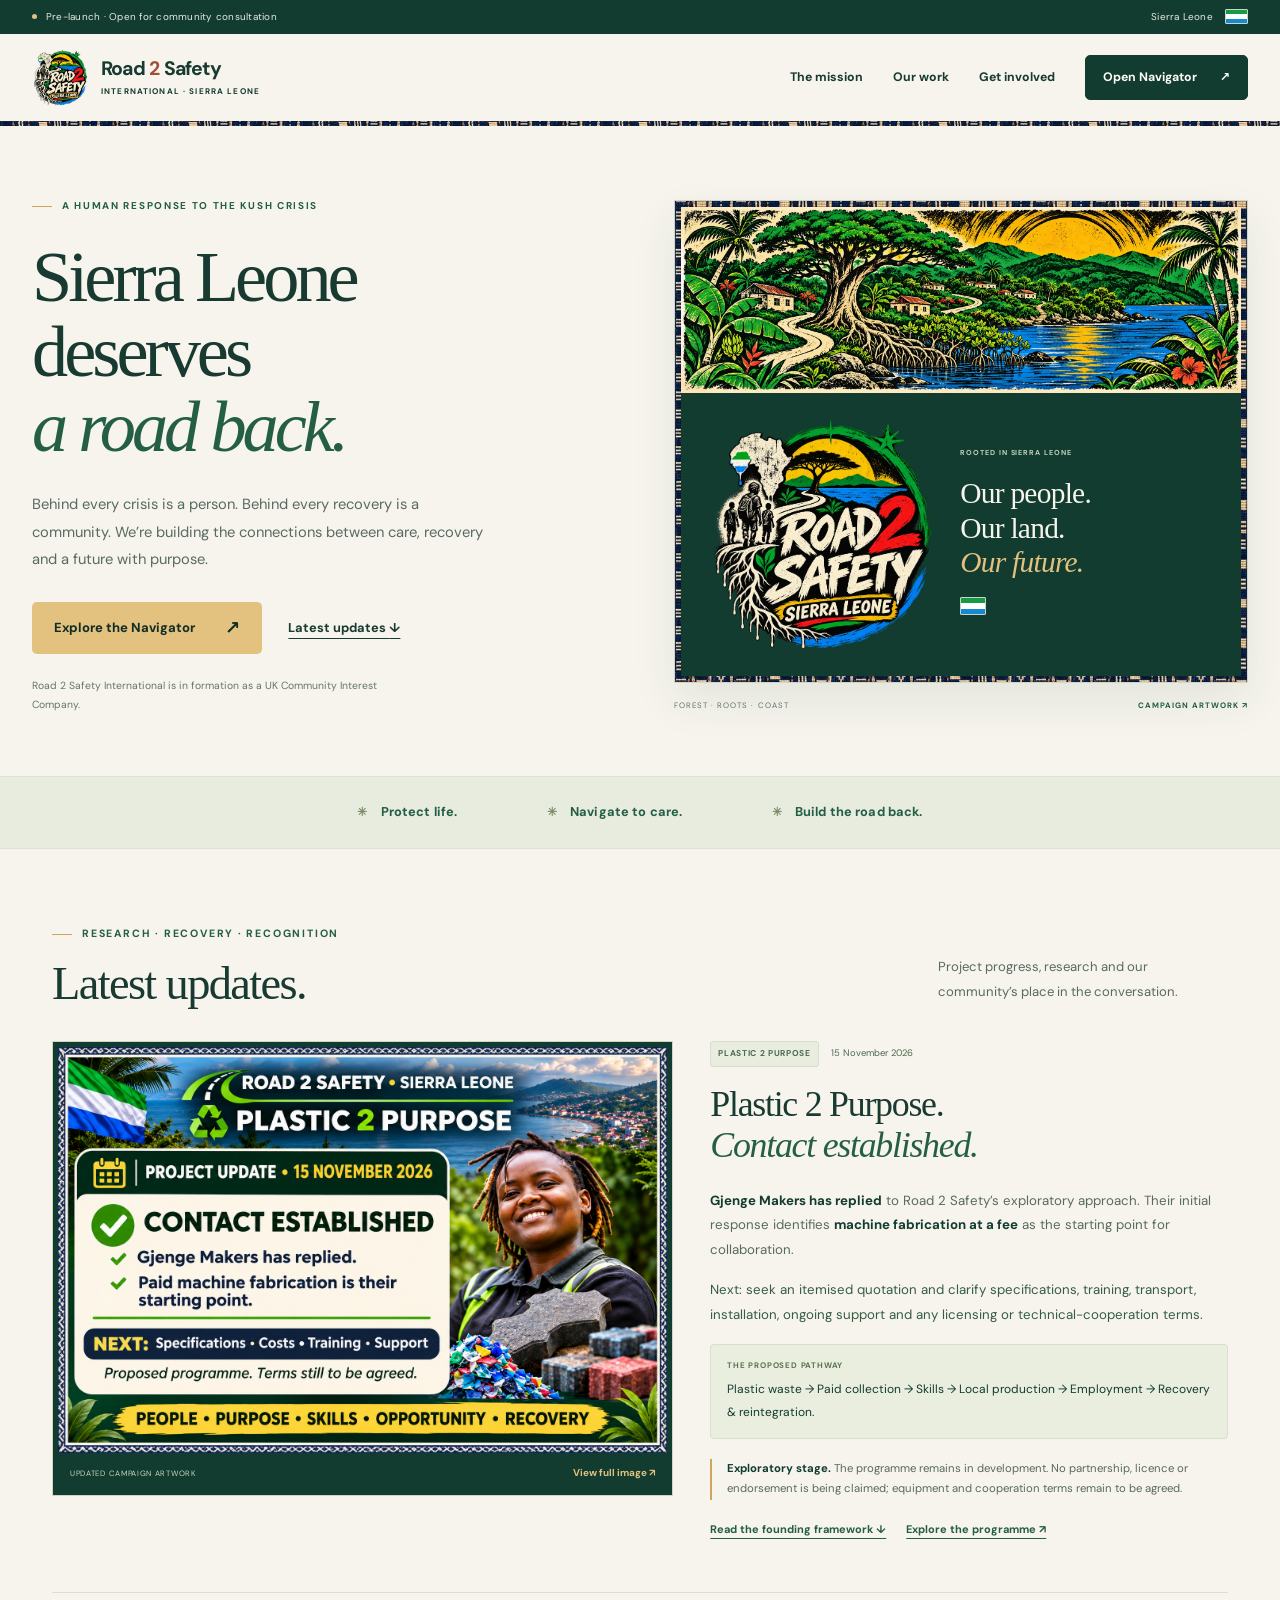
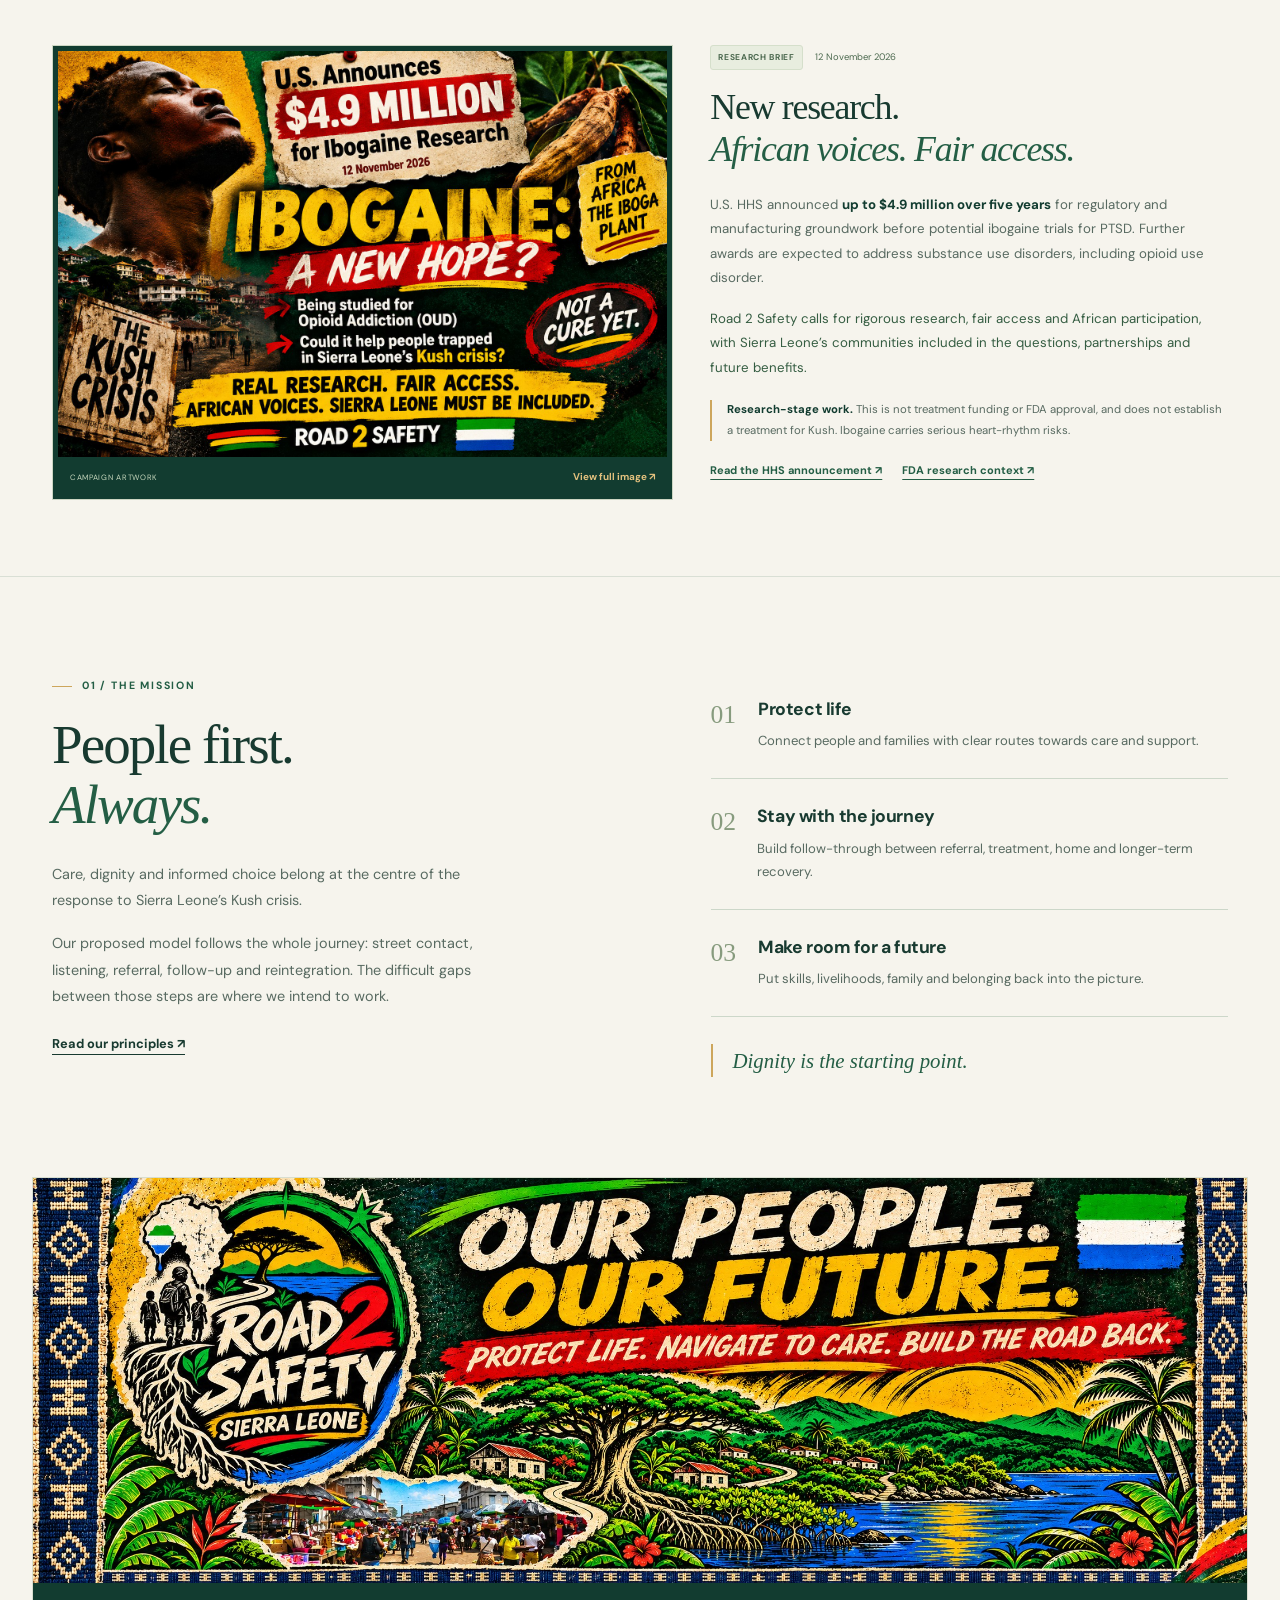
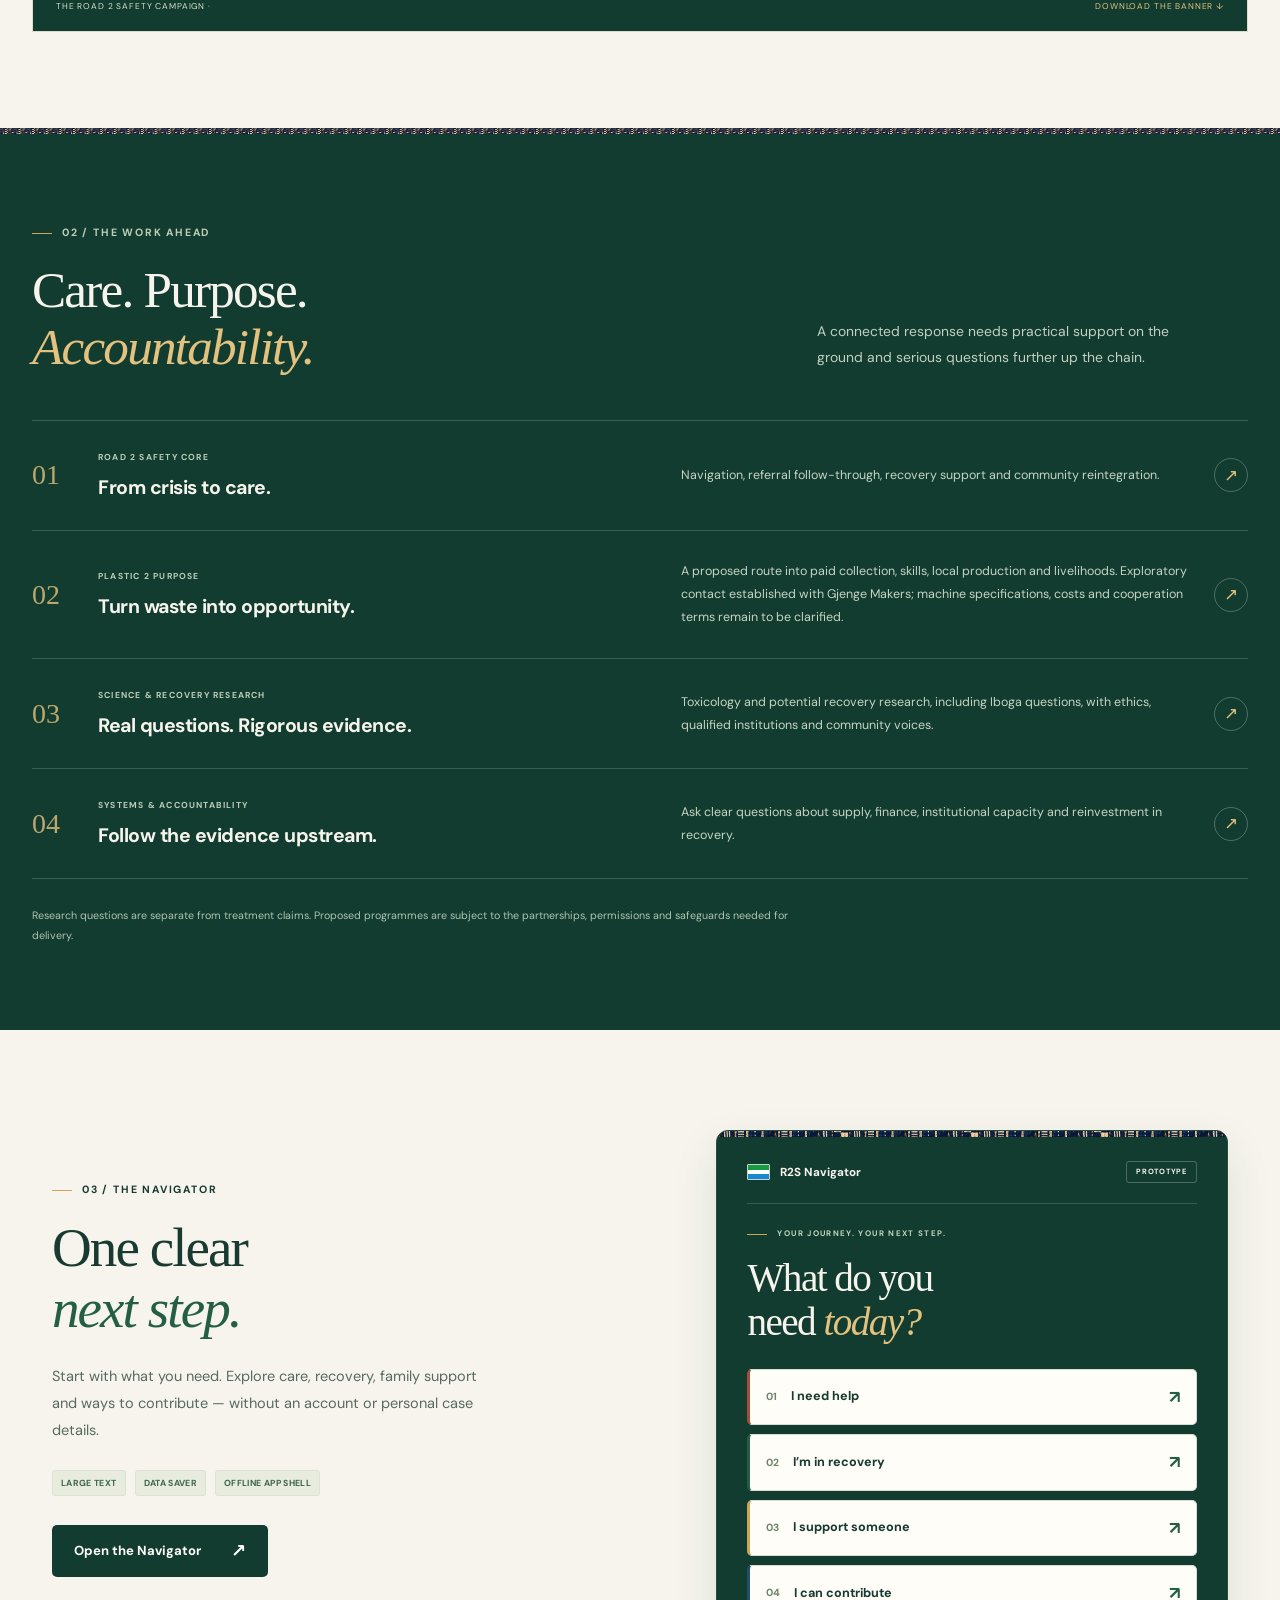
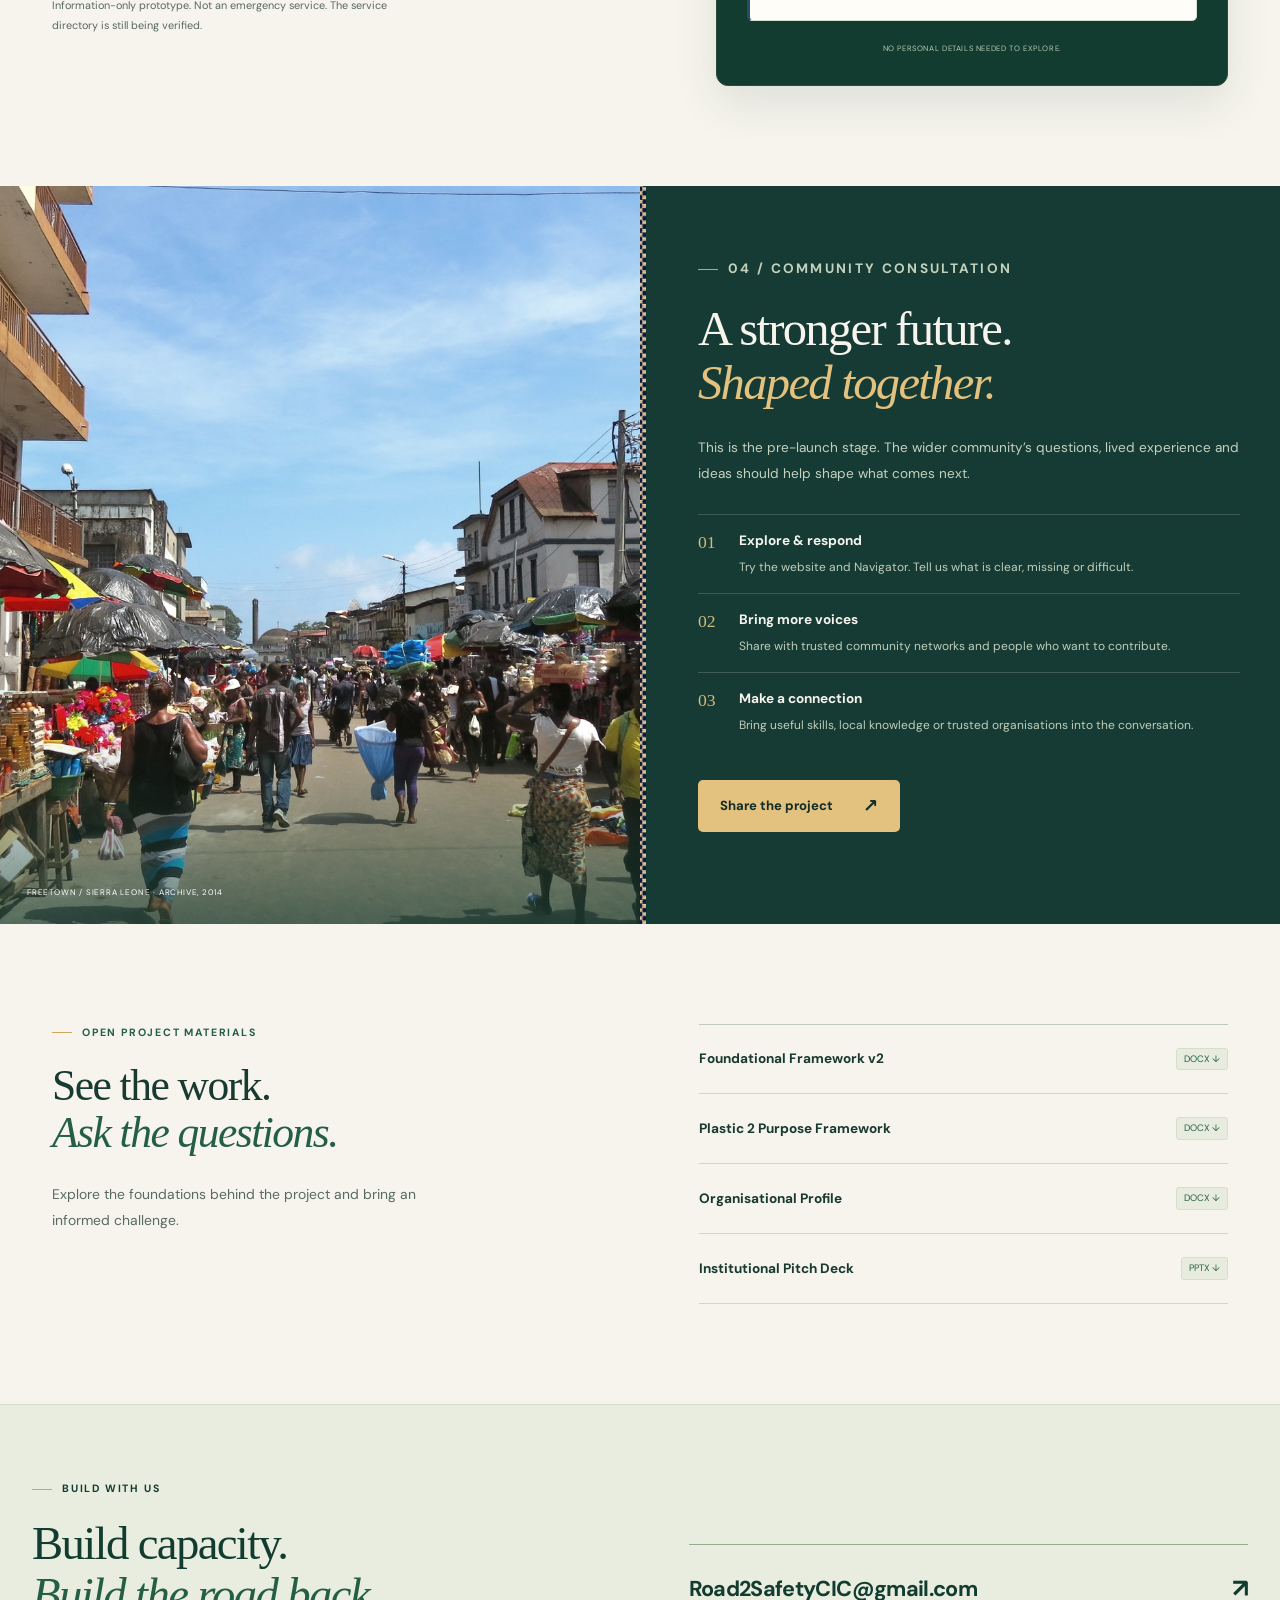
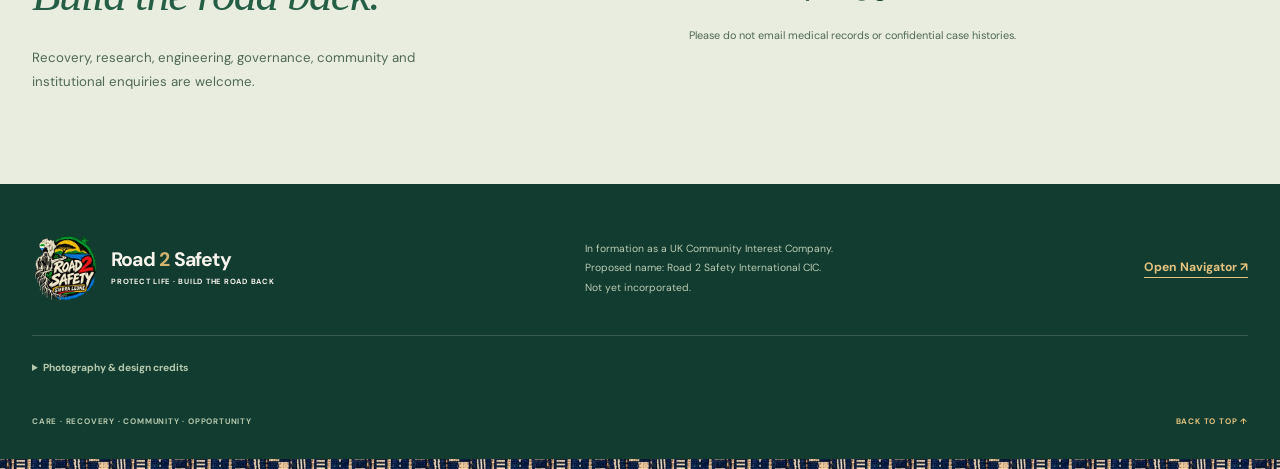
<file: index.html>
<!DOCTYPE html>

<html lang="en">
<head>
<meta charset="utf-8"/>
<meta content="width=device-width,initial-scale=1,viewport-fit=cover" name="viewport"/>
<meta content="#123c30" name="theme-color"/>
<title>Road 2 Safety — Sierra Leone Deserves a Road Back</title>
<meta content="Protect life. Navigate to care. Build the road back. A community-rooted response to Sierra Leone’s Kush crisis, connecting care, recovery and opportunity." name="description"/>
<meta content="Road 2 Safety — Our People. Our Future." property="og:title"/>
<meta content="Community-led care. Recovery. Opportunity. Sierra Leone deserves a road back." property="og:description"/>
<meta content="https://road2safety.github.io/road-2-safety/assets/street/road-2-safety-nature-banner.jpg" property="og:image"/>
<meta content="website" property="og:type"/>
<link href="assets/street/icon-192.png" rel="icon"/>
<link as="font" crossorigin="" href="assets/fonts/dm-sans-700.woff2?v=street-3" rel="preload" type="font/woff2"/>
<link href="assets/street/street.css?v=street-4" rel="stylesheet"/>
<link href="holding.css?v=professional-3" rel="stylesheet"/>
<script defer="" src="holding.js?v=street-4"></script>
</head>
<body class="paper">
<a class="skip" href="#main">Skip to content</a>
<div class="status-strip"><span aria-hidden="true" class="status-dot"></span> Pre-launch · Open for community consultation <span class="status-right">Sierra Leone <span aria-label="Sierra Leone flag" class="flag" role="img"></span></span></div>
<header class="topbar">
<a aria-label="Road 2 Safety home" class="brand" href="#top"><img alt="" height="64" src="assets/street/brand-mark.webp" width="64"/><span><b>Road <i>2</i> Safety</b><small>INTERNATIONAL · SIERRA LEONE</small></span></a>
<button aria-controls="siteNav" aria-expanded="false" class="menu-btn" id="menuBtn" type="button">Menu <span aria-hidden="true">☰</span></button>
<nav aria-label="Website navigation" id="siteNav"><a href="#mission">The mission</a><a href="#programmes">Our work</a><a href="#community">Get involved</a><a class="nav-app" href="app/">Open Navigator <span aria-hidden="true">↗</span></a></nav>
</header>
<main id="main">
<section class="hero ink-panel" id="top">
<div class="hero-copy"><p class="eyebrow">A HUMAN RESPONSE TO THE KUSH CRISIS</p><h1>Sierra Leone<br/>deserves<br/><em>a road back.</em></h1><p class="hero-lede">Behind every crisis is a person. Behind every recovery is a community. We’re building the connections between care, recovery and a future with purpose.</p><div class="actions"><a class="btn primary" href="app/">Explore the Navigator <span aria-hidden="true" class="arrow">↗</span></a><a class="text-link" href="#updates">Latest updates <span aria-hidden="true">↓</span></a></div><p class="hero-status">Road 2 Safety International is in formation as a UK Community Interest Company.</p></div>
<figure class="hero-art"><div class="photo-frame nature-frame"><img class="hero-landscape" src="assets/street/sierra-leone-landscape.webp" width="2172" height="724" fetchpriority="high" alt="Campaign illustration of forested hills, a broad rooted tree, mangroves, tropical leaves and blue coastal water, connected by a winding road"><div class="hero-identity-row"><img class="hero-logo" src="assets/street/road-2-safety-logo.webp" width="1254" height="1254" alt="Road 2 Safety Sierra Leone: the road, roots and community"><div class="hero-land-copy"><p class="eyebrow">ROOTED IN SIERRA LEONE</p><p class="nature-title">Our people.<br>Our land.<br><em>Our future.</em></p><span class="flag" role="img" aria-label="Sierra Leone flag"></span></div></div></div><figcaption>FOREST · ROOTS · COAST <a href="#image-credits">CAMPAIGN ARTWORK ↗</a></figcaption></figure>
</section>
<div class="manifesto"><span>Protect life.</span><span>Navigate to care.</span><span>Build the road back.</span></div>
<section class="section latest-updates" id="updates" aria-labelledby="updates-title">
<div class="updates-heading"><div><p class="eyebrow">RESEARCH · RECOVERY · RECOGNITION</p><h2 id="updates-title">Latest updates.</h2></div><p>Project progress, research and our community’s place in the conversation.</p></div>
<article class="update-feature purpose-update" id="plastic-2-purpose-update" aria-labelledby="purpose-update-title">
<figure class="update-art"><a href="assets/plastic-2-purpose-update-2026-11-15.png" aria-label="Open the full Plastic 2 Purpose project update artwork"><img src="assets/plastic-2-purpose-update-2026-11-15.png" width="1536" height="1024" loading="lazy" alt="Updated Plastic 2 Purpose campaign artwork: Gjenge Makers has replied; paid machine fabrication is their starting point, with terms still to be agreed"/></a><figcaption>UPDATED CAMPAIGN ARTWORK <a href="assets/plastic-2-purpose-update-2026-11-15.png">View full image ↗</a></figcaption></figure>
<div class="update-copy"><p class="update-meta"><span>PLASTIC 2 PURPOSE</span><time datetime="2026-11-15">15 November 2026</time></p><h3 id="purpose-update-title">Plastic 2 Purpose.<br/><em>Contact established.</em></h3><p><strong>Gjenge Makers has replied</strong> to Road 2 Safety’s exploratory approach. Their initial response identifies <strong>machine fabrication at a fee</strong> as the starting point for collaboration.</p><p class="update-position">Next: seek an itemised quotation and clarify specifications, training, transport, installation, ongoing support and any licensing or technical-cooperation terms.</p><p class="purpose-pathway"><span>THE PROPOSED PATHWAY</span>Plastic waste → Paid collection → Skills → Local production → Employment → Recovery &amp; reintegration.</p><p class="update-context"><strong>Exploratory stage.</strong> The programme remains in development. No partnership, licence or endorsement is being claimed; equipment and cooperation terms remain to be agreed.</p><div class="update-sources"><a href="documents/Plastic_2_Purpose_Founding_Framework.docx">Read the founding framework ↓</a><a href="app/#programmes">Explore the programme ↗</a></div></div>
</article>
<article class="update-feature" aria-labelledby="research-title">
<figure class="update-art"><a href="assets/ibogaine-research-2026-11-12.png" aria-label="Open the full ibogaine research campaign artwork"><img src="assets/ibogaine-research-2026-11-12.png" width="1536" height="1024" loading="lazy" alt="Road 2 Safety campaign poster about ibogaine research, African participation and Sierra Leone’s Kush crisis"/></a><figcaption>CAMPAIGN ARTWORK <a href="assets/ibogaine-research-2026-11-12.png">View full image ↗</a></figcaption></figure>
<div class="update-copy"><p class="update-meta"><span>RESEARCH BRIEF</span><time datetime="2026-11-12">12 November 2026</time></p><h3 id="research-title">New research.<br/><em>African voices. Fair access.</em></h3><p>U.S. HHS announced <strong>up to $4.9 million over five years</strong> for regulatory and manufacturing groundwork before potential ibogaine trials for PTSD. Further awards are expected to address substance use disorders, including opioid use disorder.</p><p class="update-position">Road 2 Safety calls for rigorous research, fair access and African participation, with Sierra Leone’s communities included in the questions, partnerships and future benefits.</p><p class="update-context"><strong>Research-stage work.</strong> This is not treatment funding or FDA approval, and does not establish a treatment for Kush. Ibogaine carries serious heart-rhythm risks.</p><div class="update-sources"><a href="https://www.hhs.gov/press-room/hhs-advances-ibogaine-ptsd-research-rapid-acting-mental-health-treatments.html" target="_blank" rel="noopener noreferrer">Read the HHS announcement ↗</a><a href="https://www.fda.gov/news-events/press-announcements/fda-seeks-public-input-support-ibogaine-research" target="_blank" rel="noopener noreferrer">FDA research context ↗</a></div></div>
</article>
</section>
<section class="section mission" id="mission">
<div class="mission-intro"><p class="eyebrow">01 / THE MISSION</p><h2>People first.<br/><em>Always.</em></h2><p>Care, dignity and informed choice belong at the centre of the response to Sierra Leone’s Kush crisis.</p><p>Our proposed model follows the whole journey: street contact, listening, referral, follow-up and reintegration. The difficult gaps between those steps are where we intend to work.</p><a class="text-link" href="app/#about">Read our principles <span aria-hidden="true">↗</span></a></div>
<div class="mission-notes"><article><span class="note-number">01</span><div><h3>Protect life</h3><p>Connect people and families with clear routes towards care and support.</p></div></article><article><span class="note-number">02</span><div><h3>Stay with the journey</h3><p>Build follow-through between referral, treatment, home and longer-term recovery.</p></div></article><article><span class="note-number">03</span><div><h3>Make room for a future</h3><p>Put skills, livelihoods, family and belonging back into the picture.</p></div></article><div class="hand-note">Dignity is the starting point.</div></div>
</section>
<section aria-labelledby="banner-title" class="campaign-banner ink-panel"><h2 class="screen-reader" id="banner-title">Our people. Our future.</h2><figure><a aria-label="Open the complete Road 2 Safety campaign banner" href="assets/street/road-2-safety-nature-banner.png"><img alt="Road 2 Safety Sierra Leone campaign collage: Our people. Our future. Protect life. Navigate to care. Build the road back." height="724" loading="lazy" src="assets/street/road-2-safety-nature-banner.jpg" width="2172"/></a><figcaption>THE ROAD 2 SAFETY CAMPAIGN · <a download="" href="assets/street/road-2-safety-nature-banner.png">DOWNLOAD THE BANNER ↓</a></figcaption></figure></section>
<section class="section programmes ink-panel" id="programmes">
<div class="section-heading"><div><p class="eyebrow">02 / THE WORK AHEAD</p><h2>Care. Purpose.<br/><em>Accountability.</em></h2></div><p>A connected response needs practical support on the ground and serious questions further up the chain.</p></div>
<div class="programme-rows"><a class="programme-row" href="app/#navigator"><span class="programme-number">01</span><div><p class="eyebrow">ROAD 2 SAFETY CORE</p><h3>From crisis to care.</h3></div><p>Navigation, referral follow-through, recovery support and community reintegration.</p><span aria-hidden="true" class="row-arrow">↗</span></a><a class="programme-row" href="app/#programmes"><span class="programme-number">02</span><div><p class="eyebrow">PLASTIC 2 PURPOSE</p><h3>Turn waste into opportunity.</h3></div><p>A proposed route into paid collection, skills, local production and livelihoods. Exploratory contact established with Gjenge Makers; machine specifications, costs and cooperation terms remain to be clarified.</p><span aria-hidden="true" class="row-arrow">↗</span></a><a class="programme-row" href="app/#evidence"><span class="programme-number">03</span><div><p class="eyebrow">SCIENCE &amp; RECOVERY RESEARCH</p><h3>Real questions. Rigorous evidence.</h3></div><p>Toxicology and potential recovery research, including Iboga questions, with ethics, qualified institutions and community voices.</p><span aria-hidden="true" class="row-arrow">↗</span></a><a class="programme-row" href="app/#programmes"><span class="programme-number">04</span><div><p class="eyebrow">SYSTEMS &amp; ACCOUNTABILITY</p><h3>Follow the evidence upstream.</h3></div><p>Ask clear questions about supply, finance, institutional capacity and reinvestment in recovery.</p><span aria-hidden="true" class="row-arrow">↗</span></a></div>
<p class="programme-footnote">Research questions are separate from treatment claims. Proposed programmes are subject to the partnerships, permissions and safeguards needed for delivery.</p>
</section>
<section class="section navigator-section" id="prototype">
<div class="navigator-copy"><p class="eyebrow">03 / THE NAVIGATOR</p><h2>One clear<br/><em>next step.</em></h2><p>Start with what you need. Explore care, recovery, family support and ways to contribute — without an account or personal case details.</p><div class="navigator-features"><span>LARGE TEXT</span><span>DATA SAVER</span><span>OFFLINE APP SHELL</span></div><a class="btn primary" href="app/">Open the Navigator <span aria-hidden="true" class="arrow">↗</span></a><p class="prototype-note">Information-only prototype. Not an emergency service. The service directory is still being verified.</p></div>
<div class="navigator-preview ink-panel"><div class="preview-head"><span aria-label="Sierra Leone flag" class="flag" role="img"></span><b>R2S Navigator</b><span class="badge outline">PROTOTYPE</span></div><p class="eyebrow">YOUR JOURNEY. YOUR NEXT STEP.</p><h3>What do you<br/>need <em>today?</em></h3><div class="preview-paths"><a class="path-help" href="app/#navigator"><span>01</span> I need help <i aria-hidden="true">↗</i></a><a class="path-recovery" href="app/#navigator"><span>02</span> I’m in recovery <i aria-hidden="true">↗</i></a><a class="path-family" href="app/#navigator"><span>03</span> I support someone <i aria-hidden="true">↗</i></a><a class="path-contribute" href="app/#about"><span>04</span> I can contribute <i aria-hidden="true">↗</i></a></div><p class="preview-footer">NO PERSONAL DETAILS NEEDED TO EXPLORE.</p></div>
</section>
<section class="community-section ink-panel" id="community"><div class="community-photo"><img alt="Everyday market life in Freetown, photographed in 2014" height="2248" loading="lazy" src="assets/street/freetown-street.jpg" width="4000"/><span class="photo-label">FREETOWN / SIERRA LEONE · ARCHIVE, 2014</span></div><div class="community-copy"><p class="eyebrow">04 / COMMUNITY CONSULTATION</p><h2>A stronger future.<br/><em>Shaped together.</em></h2><p>This is the pre-launch stage. The wider community’s questions, lived experience and ideas should help shape what comes next.</p><ol><li><b>Explore &amp; respond</b><span>Try the website and Navigator. Tell us what is clear, missing or difficult.</span></li><li><b>Bring more voices</b><span>Share with trusted community networks and people who want to contribute.</span></li><li><b>Make a connection</b><span>Bring useful skills, local knowledge or trusted organisations into the conversation.</span></li></ol><button class="btn primary" id="shareProject" type="button">Share the project <span aria-hidden="true" class="arrow">↗</span></button><p aria-live="polite" class="share-status" id="shareStatus" role="status"></p></div></section>
<section class="section resources"><div><p class="eyebrow">OPEN PROJECT MATERIALS</p><h2>See the work.<br/><em>Ask the questions.</em></h2><p>Explore the foundations behind the project and bring an informed challenge.</p></div><div class="resource-list"><a href="documents/R2S_Foundational_Framework_v2.docx"><span>Foundational Framework v2</span><small>DOCX ↓</small></a><a href="documents/Plastic_2_Purpose_Founding_Framework.docx"><span>Plastic 2 Purpose Framework</span><small>DOCX ↓</small></a><a href="documents/R2S_Organisational_Profile.docx"><span>Organisational Profile</span><small>DOCX ↓</small></a><a href="documents/R2S_Institutional_Pitch_Deck.pptx"><span>Institutional Pitch Deck</span><small>PPTX ↓</small></a></div></section>
<section class="contact" id="contact"><div><p class="eyebrow">BUILD WITH US</p><h2>Build capacity.<br/><em>Build the road back.</em></h2><p>Recovery, research, engineering, governance, community and institutional enquiries are welcome.</p></div><div class="contact-action"><a href="mailto:Road2SafetyCIC@gmail.com?subject=Road%202%20Safety%20-%20Project%20enquiry">Road2SafetyCIC@gmail.com <span aria-hidden="true">↗</span></a><p>Please do not email medical records or confidential case histories.</p></div></section>
</main>
<footer class="ink-panel"><div class="footer-top"><a class="brand" href="#top"><img alt="Road 2 Safety Sierra Leone" height="80" src="assets/street/brand-mark.webp" width="80"/><span><b>Road <i>2</i> Safety</b><small>PROTECT LIFE · BUILD THE ROAD BACK</small></span></a><p>In formation as a UK Community Interest Company.<br/>Proposed name: Road 2 Safety International CIC.<br/>Not yet incorporated.</p><a class="text-link" href="app/">Open Navigator ↗</a></div><details class="image-credits" id="image-credits"><summary>Photography &amp; design credits</summary><p>Freetown street (13 May 2014): <a href="https://commons.wikimedia.org/wiki/File:Freetown_street_(13992704238).jpg">Erik Cleves Kristensen / Wikimedia Commons</a>, <a href="https://creativecommons.org/licenses/by/2.0/">CC BY 2.0</a>. Presented with cropping and colour overlays. Archive community context; no claim about the health or circumstances of anyone pictured. The logo and campaign banner are designed artwork; the banner is an AI-assisted collage with this photograph as a reference.</p><p>The Plastic 2 Purpose update is AI-assisted campaign artwork adapted from supplied project materials. Its project-status text reflects the initial Gjenge Makers reply shared with Road 2 Safety.</p><p>Display fonts: Barlow Condensed, Rubik Dirt and DM Sans, used under the SIL Open Font License.</p><p>Textile and nature artwork: contemporary AI-assisted campaign designs inspired by Sierra Leone’s coastal landscapes and narrow-strip country cloth. They are not photographs or reproductions of a claimed historic pattern. Cultural reference: <a href="https://artsandculture.google.com/story/sierra-leone-s-colorful-heritage-sierra-leone-national-museum/LAWhRGQJ0nQFig">Sierra Leone National Museum — Sierra Leone’s Colorful Heritage</a>.</p></details><div class="footer-bottom"><span>CARE · RECOVERY · COMMUNITY · OPPORTUNITY</span><a href="#top">BACK TO TOP ↑</a></div></footer><div aria-hidden="true" class="cloth-line"></div>
</body>
</html>
</file>
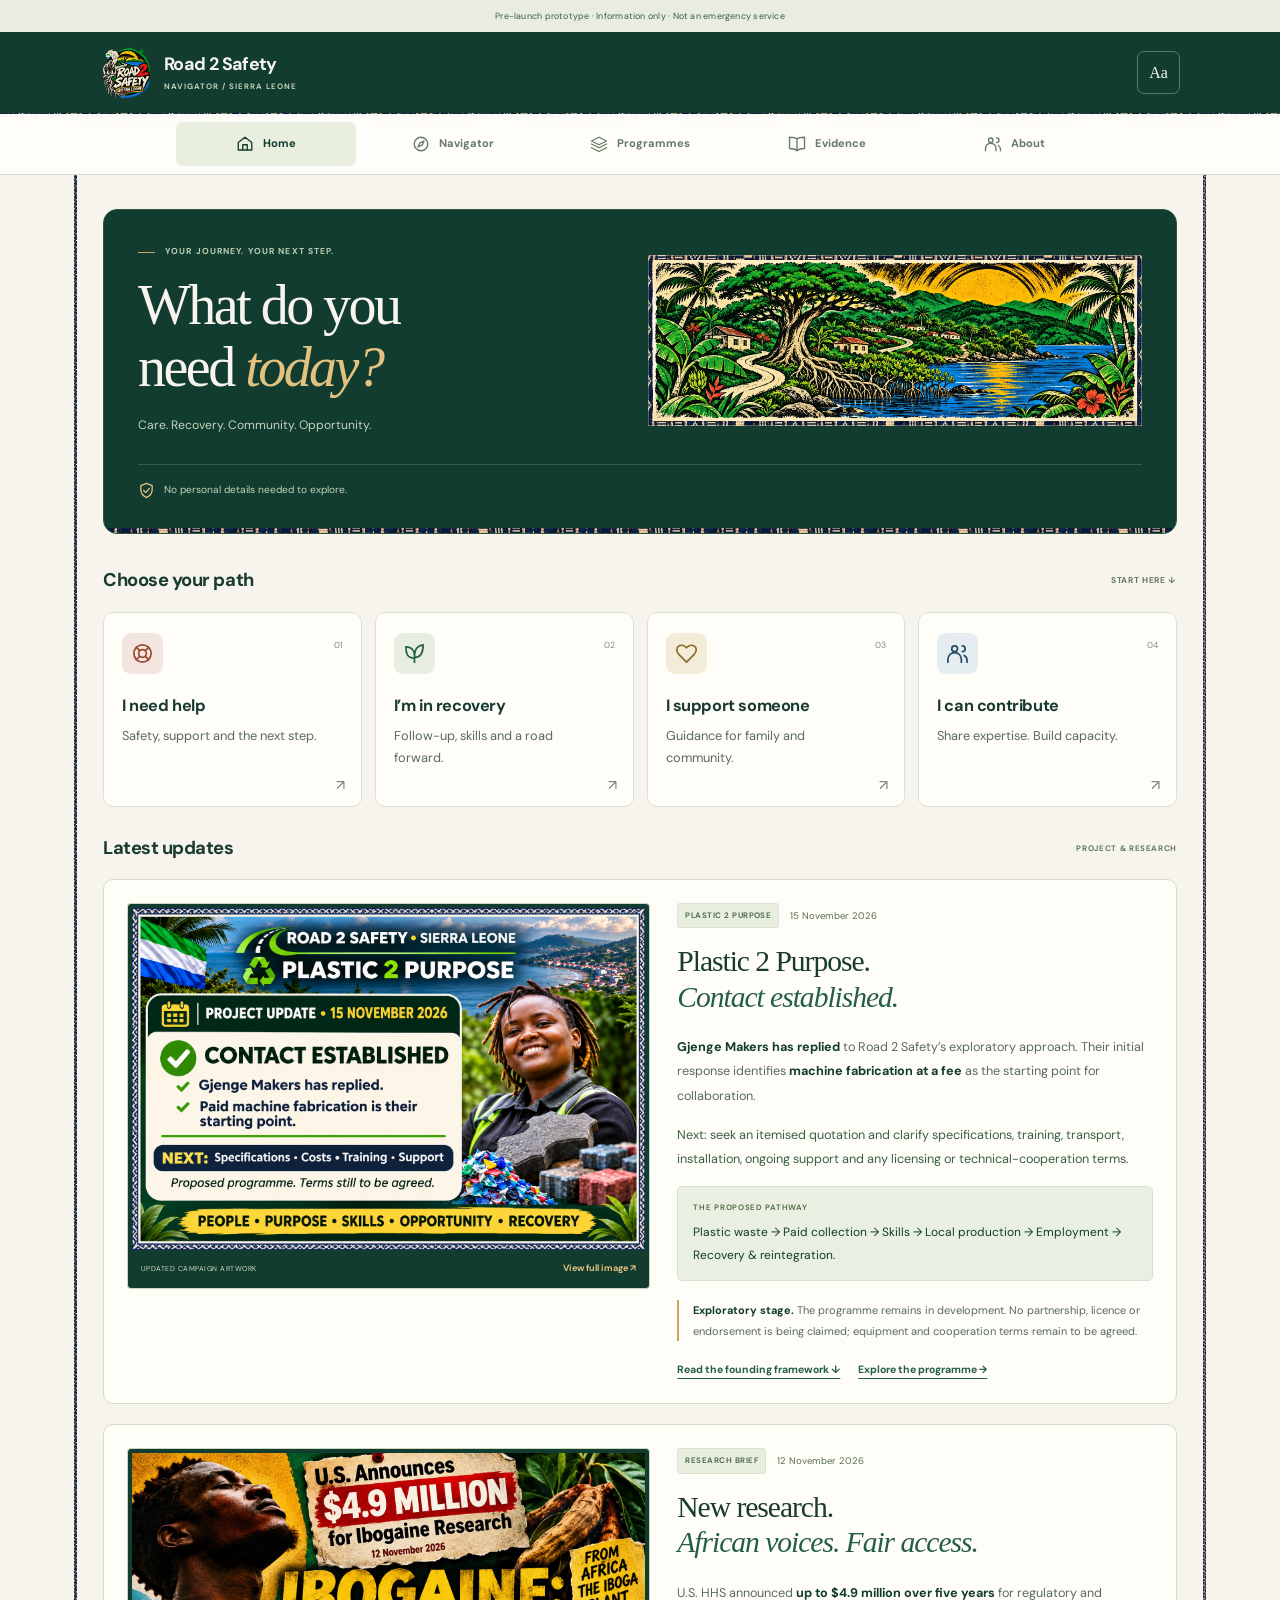
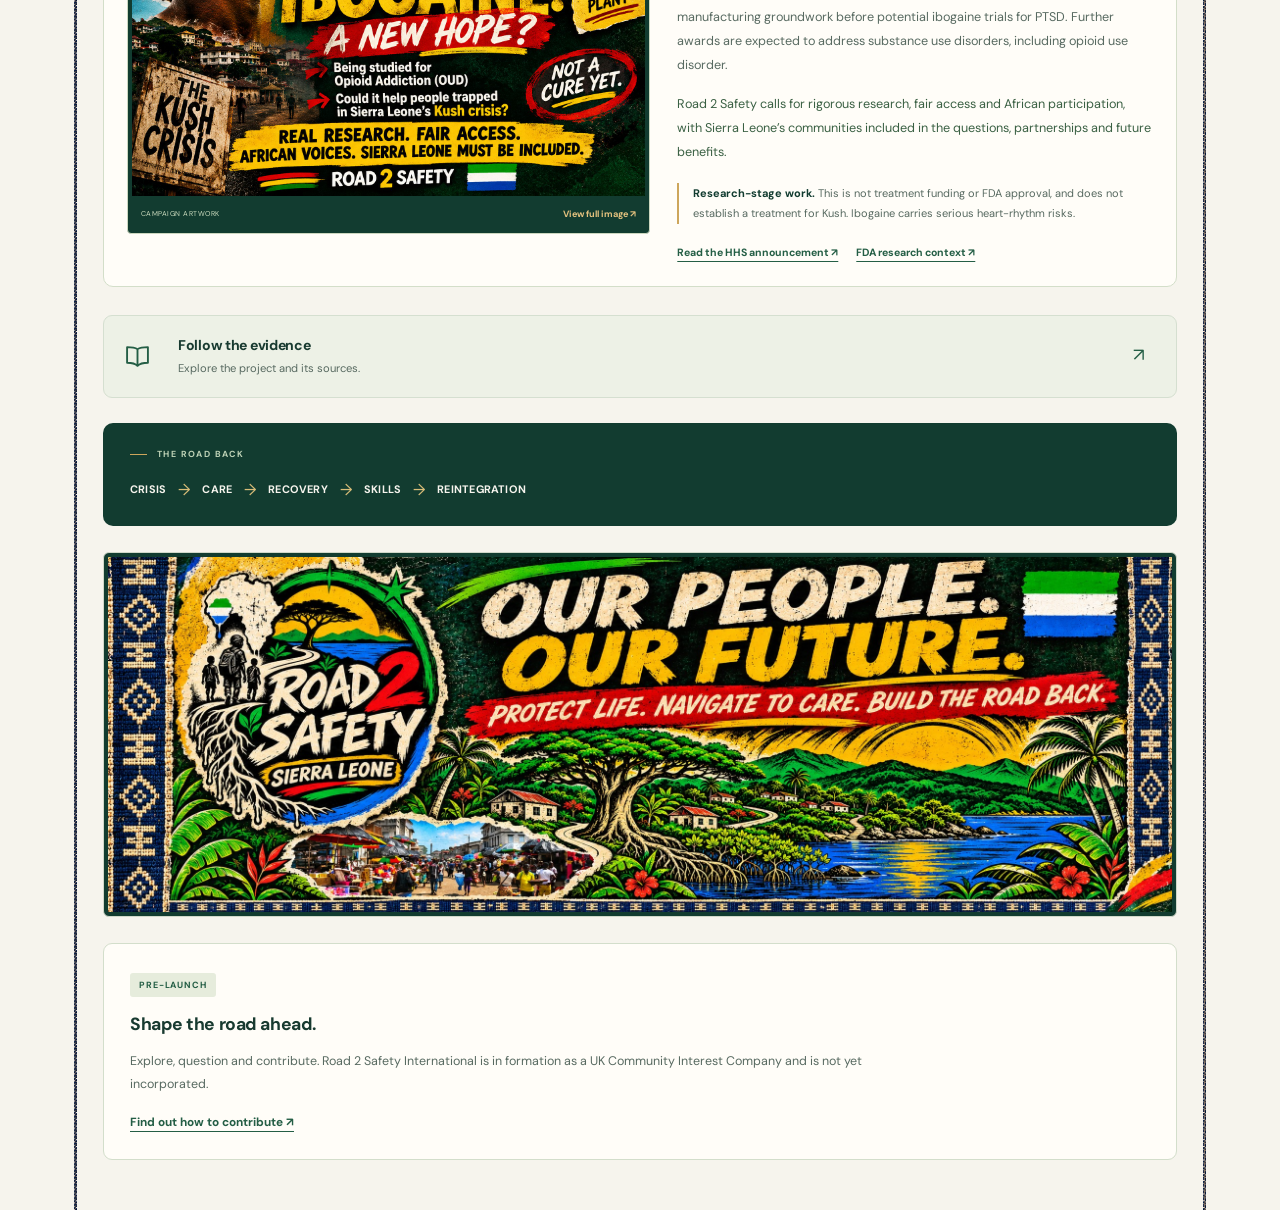
<file: app/index.html>
<!DOCTYPE html>

<html lang="en">
<head>
<meta charset="utf-8"/>
<meta content="width=device-width,initial-scale=1,viewport-fit=cover" name="viewport"/>
<meta content="#123c30" name="theme-color"/>
<meta content="Road 2 Safety Navigator — functioning prototype for crisis navigation, recovery, evidence and reintegration." name="description"/>
<title>Road 2 Safety Navigator</title>
<link href="manifest.webmanifest" rel="manifest"/>
<link href="../assets/street/icon-192.png" rel="icon"/>
<link href="../assets/street/street.css?v=street-4" rel="stylesheet"/><link href="app.css?v=professional-3" rel="stylesheet"/></head>
<body>
<svg aria-hidden="true" class="icon-library" xmlns="http://www.w3.org/2000/svg"><defs><symbol id="i-home" viewbox="0 0 24 24"><path d="m3 10 9-7 9 7v10H3Z"></path><path d="M9 20v-7h6v7"></path></symbol><symbol id="i-compass" viewbox="0 0 24 24"><circle cx="12" cy="12" r="9"></circle><path d="m16 8-2.5 5.5L8 16l2.5-5.5Z"></path></symbol><symbol id="i-help" viewbox="0 0 24 24"><circle cx="12" cy="12" r="9"></circle><circle cx="12" cy="12" r="4"></circle><path d="m5.5 5.5 3.6 3.6m5.8 5.8 3.6 3.6m-13 0 3.6-3.6m5.8-5.8 3.6-3.6"></path></symbol><symbol id="i-leaf" viewbox="0 0 24 24"><path d="M12 21v-9m0 5C4 17 3 11 3 5c6 0 9 4 9 9m0 2c0-9 3-12 9-13 0 7-2 13-9 13Z"></path></symbol><symbol id="i-heart" viewbox="0 0 24 24"><path d="m12 21-8-8C-2 6 6 0 12 6c6-6 14 0 8 7Z"></path></symbol><symbol id="i-people" viewbox="0 0 24 24"><circle cx="9" cy="7" r="3"></circle><path d="M2 21v-3a7 7 0 0 1 14 0v3M17 4a3 3 0 0 1 0 6m2 4a6 6 0 0 1 3 5v2"></path></symbol><symbol id="i-book" viewbox="0 0 24 24"><path d="M12 21V5m0 16c-3-3-6-3-10-3V3c4 0 7 0 10 2 3-2 6-2 10-2v15c-4 0-7 0-10 3Z"></path></symbol><symbol id="i-layers" viewbox="0 0 24 24"><path d="m12 3 10 5-10 5L2 8Zm-10 9 10 5 10-5M2 17l10 5 10-5"></path></symbol><symbol id="i-shield" viewbox="0 0 24 24"><path d="m12 2 8 3v6c0 5-4 9-8 11-4-2-8-6-8-11V5Z"></path><path d="m8 12 3 3 5-6"></path></symbol></defs></svg>
<a class="skip" href="#content">Skip to content</a>
<div class="prototype-bar">Pre-launch prototype · Information only · Not an emergency service</div>
<header class="app-head">
<a class="app-brand" href="#home"><img alt="" src="../assets/street/brand-mark.webp"/><span><b>Road 2 Safety</b><small>NAVIGATOR / SIERRA LEONE</small></span></a>
<button aria-controls="settings" aria-expanded="false" aria-haspopup="dialog" aria-label="Display settings" class="round-btn" id="settingsBtn" type="button">Aa</button>
</header><nav aria-label="App navigation" class="bottom-nav">
<a data-nav="home" href="#home"><span><svg aria-hidden="true" class="ui-icon" focusable="false"><use href="#i-home"></use></svg></span><small>Home</small></a>
<a data-nav="navigator" href="#navigator"><span><svg aria-hidden="true" class="ui-icon" focusable="false"><use href="#i-compass"></use></svg></span><small>Navigator</small></a>
<a data-nav="programmes" href="#programmes"><span><svg aria-hidden="true" class="ui-icon" focusable="false"><use href="#i-layers"></use></svg></span><small>Programmes</small></a>
<a data-nav="evidence" href="#evidence"><span><svg aria-hidden="true" class="ui-icon" focusable="false"><use href="#i-book"></use></svg></span><small>Evidence</small></a>
<a data-nav="about" href="#about"><span><svg aria-hidden="true" class="ui-icon" focusable="false"><use href="#i-people"></use></svg></span><small>About</small></a>
</nav>
<dialog aria-labelledby="settingsTitle" class="settings" id="settings">
<div class="settings-head"><b id="settingsTitle">Display settings</b><button aria-label="Close settings" id="settingsClose" type="button">×</button></div>
<label class="setting-row"><span><b>Large text</b><small>Increase reading size without cropping content</small></span><input id="largeText" type="checkbox"/></label>
<label class="setting-row"><span><b>Data Saver</b><small>Skip large artwork and keep the essential information</small></span><input id="dataSaver" type="checkbox"/></label>
<button class="soft-btn" id="resetSettings" type="button">Reset display settings</button>
</dialog>
<main id="content" tabindex="-1">
<section class="screen active" data-title="Home" id="home">
<div class="app-hero ink-panel"><div class="app-hero-copy"><p class="kicker">YOUR JOURNEY. YOUR NEXT STEP.</p><h1>What do you<br/>need <em>today?</em></h1><p>Care. Recovery. Community. Opportunity.</p></div><figure class="app-hero-art"><img alt="Illustrated forest, rooted tree, tropical leaves, coastal hills and blue water connected by a winding road" data-art="" data-src="../assets/street/sierra-leone-landscape.webp" height="724" width="2172"/></figure><p class="privacy-badge"><svg aria-hidden="true" class="ui-icon"><use href="#i-shield"></use></svg>No personal details needed to explore.</p></div>
<div class="section-label"><h2>Choose your path</h2><span>START HERE ↓</span></div>
<div class="quick-grid">
<a class="quick primary" data-open-panel="urgent" href="#navigator"><span class="quick-number">01</span><svg aria-hidden="true" class="ui-icon"><use href="#i-help"></use></svg><div><b>I need help</b><small>Safety, support and the next step.</small></div><i aria-hidden="true">↗</i></a>
<a class="quick recovery" data-open-panel="recovery" href="#navigator"><span class="quick-number">02</span><svg aria-hidden="true" class="ui-icon"><use href="#i-leaf"></use></svg><div><b>I’m in recovery</b><small>Follow-up, skills and a road forward.</small></div><i aria-hidden="true">↗</i></a>
<a class="quick family" data-open-panel="family" href="#navigator"><span class="quick-number">03</span><svg aria-hidden="true" class="ui-icon"><use href="#i-heart"></use></svg><div><b>I support someone</b><small>Guidance for family and community.</small></div><i aria-hidden="true">↗</i></a>
<a class="quick contribute" data-open-panel="contribute" href="#navigator"><span class="quick-number">04</span><svg aria-hidden="true" class="ui-icon"><use href="#i-people"></use></svg><div><b>I can contribute</b><small>Share expertise. Build capacity.</small></div><i aria-hidden="true">↗</i></a>
</div>
<section class="home-updates" aria-labelledby="home-updates-title">
<div class="section-label"><h2 id="home-updates-title">Latest updates</h2><span>PROJECT &amp; RESEARCH</span></div>
<article class="update-feature purpose-update home-update-grid" id="home-purpose-update" aria-labelledby="home-purpose-update-title">
<figure class="update-art"><a href="../assets/plastic-2-purpose-update-2026-11-15.png" aria-label="Open the full Plastic 2 Purpose project update artwork"><img data-art="" data-src="../assets/plastic-2-purpose-update-2026-11-15.png" width="1536" height="1024" loading="lazy" alt="Updated Plastic 2 Purpose campaign artwork: Gjenge Makers has replied; paid machine fabrication is their starting point, with terms still to be agreed"/></a><figcaption>UPDATED CAMPAIGN ARTWORK <a href="../assets/plastic-2-purpose-update-2026-11-15.png">View full image ↗</a></figcaption></figure>
<div class="update-copy"><p class="update-meta"><span>PLASTIC 2 PURPOSE</span><time datetime="2026-11-15">15 November 2026</time></p><h3 id="home-purpose-update-title">Plastic 2 Purpose.<br/><em>Contact established.</em></h3><p><strong>Gjenge Makers has replied</strong> to Road 2 Safety’s exploratory approach. Their initial response identifies <strong>machine fabrication at a fee</strong> as the starting point for collaboration.</p><p class="update-position">Next: seek an itemised quotation and clarify specifications, training, transport, installation, ongoing support and any licensing or technical-cooperation terms.</p><p class="purpose-pathway"><span>THE PROPOSED PATHWAY</span>Plastic waste → Paid collection → Skills → Local production → Employment → Recovery &amp; reintegration.</p><p class="update-context"><strong>Exploratory stage.</strong> The programme remains in development. No partnership, licence or endorsement is being claimed; equipment and cooperation terms remain to be agreed.</p><div class="update-sources"><a href="../documents/Plastic_2_Purpose_Founding_Framework.docx">Read the founding framework ↓</a><a data-focus-programme="purpose" href="#programmes">Explore the programme →</a></div></div>
</article>
<article class="update-feature home-update-grid" aria-labelledby="home-research-title">
<figure class="update-art"><a href="../assets/ibogaine-research-2026-11-12.png" aria-label="Open the full ibogaine research campaign artwork"><img data-art="" data-src="../assets/ibogaine-research-2026-11-12.png" width="1536" height="1024" loading="lazy" alt="Road 2 Safety campaign poster about ibogaine research, African participation and Sierra Leone’s Kush crisis"/></a><figcaption>CAMPAIGN ARTWORK <a href="../assets/ibogaine-research-2026-11-12.png">View full image ↗</a></figcaption></figure>
<div class="update-copy"><p class="update-meta"><span>RESEARCH BRIEF</span><time datetime="2026-11-12">12 November 2026</time></p><h3 id="home-research-title">New research.<br/><em>African voices. Fair access.</em></h3><p>U.S. HHS announced <strong>up to $4.9 million over five years</strong> for regulatory and manufacturing groundwork before potential ibogaine trials for PTSD. Further awards are expected to address substance use disorders, including opioid use disorder.</p><p class="update-position">Road 2 Safety calls for rigorous research, fair access and African participation, with Sierra Leone’s communities included in the questions, partnerships and future benefits.</p><p class="update-context"><strong>Research-stage work.</strong> This is not treatment funding or FDA approval, and does not establish a treatment for Kush. Ibogaine carries serious heart-rhythm risks.</p><div class="update-sources"><a href="https://www.hhs.gov/press-room/hhs-advances-ibogaine-ptsd-research-rapid-acting-mental-health-treatments.html" target="_blank" rel="noopener noreferrer">Read the HHS announcement ↗</a><a href="https://www.fda.gov/news-events/press-announcements/fda-seeks-public-input-support-ibogaine-research" target="_blank" rel="noopener noreferrer">FDA research context ↗</a></div></div>
</article>
</section>
<a class="evidence-feature" href="#evidence"><svg aria-hidden="true" class="ui-icon"><use href="#i-book"></use></svg><div><b>Follow the evidence</b><small>Explore the project and its sources.</small></div><span aria-hidden="true">↗</span></a>
<section class="road-card"><p class="kicker">THE ROAD BACK</p><div class="road-flow"><span>CRISIS</span><i aria-hidden="true">→</i><span>CARE</span><i aria-hidden="true">→</i><span>RECOVERY</span><i aria-hidden="true">→</i><span>SKILLS</span><i aria-hidden="true">→</i><span>REINTEGRATION</span></div></section>
<figure class="home-campaign"><a aria-label="Open the complete Our People Our Future banner" href="../assets/street/road-2-safety-nature-banner.png"><img alt="Road 2 Safety campaign: Our people. Our future. Protect life. Navigate to care. Build the road back." data-art="" data-src="../assets/street/road-2-safety-nature-banner.jpg" height="724" loading="lazy" width="2172"/></a></figure>
<section class="formation-card"><span class="badge">PRE-LAUNCH</span><b>Shape the road ahead.</b><p>Explore, question and contribute. Road 2 Safety International is in formation as a UK Community Interest Company and is not yet incorporated.</p><a class="text-link" href="#about">Find out how to contribute ↗</a></section>
</section>
<section class="screen" data-title="Navigator" id="navigator">
<header class="page-head"><p class="kicker">START WITH THE NEED</p><h1>Find your next step.</h1><p>Choose the route closest to what is happening. This version does not collect health or addiction case data.</p></header>
<div class="route-list">
<button class="route-btn" data-panel="urgent"><span>01</span><div><b>Urgent safety concern</b><small>Collapse, breathing difficulty, seizure, severe confusion or immediate danger</small></div><i>›</i></button>
<button class="route-btn" data-panel="treatment"><span>02</span><div><b>Find treatment / rehabilitation</b><small>How the verified service directory will work</small></div><i>›</i></button>
<button class="route-btn" data-panel="recovery"><span>03</span><div><b>I am in recovery</b><small>Follow-up, skills, employment and reintegration</small></div><i>›</i></button>
<button class="route-btn" data-panel="family"><span>04</span><div><b>I am supporting someone</b><small>Family and community guidance</small></div><i>›</i></button>
<button class="route-btn" data-panel="contribute"><span>05</span><div><b>I can contribute</b><small>Expertise, partnership, funding or volunteering</small></div><i>›</i></button>
</div>
<div class="panel-shell">
<div class="nav-panel show" id="welcome"><p class="kicker pale">SELECT A ROUTE TO BEGIN</p><h2>No form before the first answer.</h2><p>People should be able to understand the next safe step without first handing over sensitive information.</p></div>
<div class="nav-panel" id="urgent"><p class="kicker pale">URGENT SAFETY</p><h2>Seek emergency medical help now if someone is in immediate danger.</h2><p>If somebody is unconscious, cannot breathe normally, is having a seizure, is severely confused or is otherwise in immediate danger, seek local emergency medical assistance. Do not rely on this app for emergency response.</p><div class="notice">Verified Sierra Leone emergency and referral contacts will only be published after route-by-route confirmation.</div></div>
<div class="nav-panel" id="treatment"><p class="kicker pale">TREATMENT &amp; REHABILITATION</p><h2>Verified routes, not guessed routes.</h2><p>The live directory is planned to show what each service does, who can refer, admission requirements, accessibility and what happens after discharge. Until those details are independently checked, this prototype will not invent or publish them.</p></div>
<div class="nav-panel" id="recovery"><p class="kicker pale">RECOVERY &amp; REINTEGRATION</p><h2>Recovery should continue after discharge.</h2><p>The Road 2 Safety model connects follow-up with family/community reconnection, education, skills, livelihood and longer-term outcome tracking. Plastic 2 Purpose is one proposed employment pathway.</p><a class="panel-link" data-focus-programme="purpose" href="#programmes">Explore Plastic 2 Purpose →</a></div>
<div class="nav-panel" id="family"><p class="kicker pale">FAMILY &amp; COMMUNITY</p><h2>Support without humiliation or misinformation.</h2><p>Future guidance will focus on safety, dignity, treatment navigation, safeguarding, boundaries and reintegration. Families will not be asked to diagnose substances from appearance or rumour.</p></div>
<div class="nav-panel" id="contribute"><p class="kicker pale">CONTRIBUTE</p><h2>Help build capacity.</h2><p>We welcome serious conversations with recovery organisations, health and research professionals, engineers, circular-economy specialists, governance experts, funders and development partners.</p><a class="panel-link" href="mailto:Road2SafetyCIC@gmail.com?subject=Road%202%20Safety%20International%20-%20Contribution%20or%20Partnership">Road2SafetyCIC@gmail.com →</a><small class="micro">Please do not email medical records or confidential case histories.</small></div>
</div>
</section>
<section class="screen" data-title="Programmes" id="programmes">
<header class="page-head"><p class="kicker">PROGRAMME FAMILY</p><h1>One road. Connected routes.</h1><p>Each lane has a different job and different safeguards.</p></header>
<div class="programme-list">
<details id="core" open=""><summary><span>01</span><div><b>Road 2 Safety Core</b><small>Care navigation · recovery · reintegration</small></div></summary><p>Kush Crisis Navigator, referral follow-through, family/community support and longer-term recovery pathways.</p></details>
<details id="purpose"><summary><span>02</span><div><b>Plastic 2 Purpose</b><small>Circular economy · skills · employment</small></div></summary><p><strong>Plastic waste → Paid collection → Skills → Local production → Employment → Recovery &amp; reintegration.</strong> A proposed circular-economy programme intended to create more stable routes into skills and livelihood. Exploratory contact has been established with Gjenge Makers. Their initial reply identifies paid machine fabrication as a starting point. Machine specifications, costs, training arrangements and any partnership terms remain to be agreed.</p></details>
<details id="research-card"><summary><span>03</span><div><b>Science &amp; Recovery R&amp;D</b><small>Toxicology · cannabinoids · Iboga research</small></div></summary><p>Research questions are kept separate from treatment claims. Any human research requires qualified institutions, ethics approval, clinical governance and relevant legal/regulatory permissions.</p></details>
<details id="systems"><summary><span>04</span><div><b>Top-Down Systems Work</b><small>Supply · money · governance · accountability</small></div></summary><p>Map the crisis as one connected system: public-health harm at street level, organised supply above it, financial profit behind it and institutional accountability around it.</p></details>
</div>
<div class="art-card"><img alt="Road 2 Safety nature illustration: roots, coastal forest and a road towards the hills" data-art="" data-src="../assets/street/sierra-leone-landscape.webp" height="724" width="2172"/><div><p class="kicker pale">THE PRINCIPLE</p><h2>Do not build the response around punishing the most vulnerable point in the chain.</h2></div></div>
<details class="model-art"><summary>View the full Road 2 Safety model artwork</summary><img alt="Road 2 Safety model: street contact, assessment and listening, referral to care, follow-up and reintegration support" data-art="" data-src="../assets/navigator-art.png" height="1402" loading="lazy" width="1122"/></details>
</section>
<section class="screen" data-title="Evidence" id="evidence">
<header class="page-head"><p class="kicker">EVIDENCE LIBRARY</p><h1>Follow the evidence.</h1><p>Know the source. Understand the limits. Ask the next question.</p></header>
<div class="evidence-grid">
<article><b>VERIFIED</b><p>Public or independently supported evidence suitable for careful external use.</p></article>
<article><b>DOCUMENTED</b><p>Identifiable Sierra Leonean or institutional material that can be cited with its source and limits.</p></article>
<article><b>ADVISORY</b><p>First-hand professional information that may be important but still requires corroboration.</p></article>
<article><b>RESEARCH</b><p>A scientific or policy question being tested rather than an established answer.</p></article>
<article><b>SENSITIVE</b><p>Material requiring controlled handling rather than automatic public publication.</p></article>
</div>
<h2 class="section-title">Project documents</h2>
<div class="downloads">
<a href="../documents/R2S_Foundational_Framework_v2.docx"><span>DOC</span><div><b>Foundational Framework v2</b><small>Mission, operating model and governance boundaries</small></div><i>↓</i></a>
<a href="../documents/Plastic_2_Purpose_Founding_Framework.docx"><span>DOC</span><div><b>Plastic 2 Purpose Founding Framework</b><small>Economic opportunity and reintegration pathway</small></div><i>↓</i></a>
<a href="../documents/R2S_Organisational_Profile.docx"><span>DOC</span><div><b>One-page Organisational Profile</b><small>Quick institutional overview</small></div><i>↓</i></a>
<a href="../documents/R2S_Institutional_Pitch_Deck.pptx"><span>PPT</span><div><b>Institutional Pitch Deck</b><small>Government, partner and funder presentation</small></div><i>↓</i></a>
</div>
</section>
<section class="screen" data-title="About" id="about">
<header class="page-head"><p class="kicker">ABOUT ROAD 2 SAFETY</p><h1>Rooted in community.</h1><p>Road 2 Safety International is being formed as the UK international coordination, fundraising, partnership and project-incubation body alongside a locally governed Sierra Leone operational structure.</p></header>
<div class="about-art"><img alt="Road 2 Safety campaign artwork: Our people. Our future." data-art="" data-src="../assets/street/road-2-safety-nature-banner.jpg" height="724" width="2172"/></div>
<div class="about-grid">
<article><b>PUBLIC PROMISE</b><p>People are people before they are “users”, “addicts” or statistics. Care and informed choice come before ideology.</p></article>
<article><b>EVIDENCE PROMISE</b><p>Verified evidence, documented sources, advisory information and unresolved claims should not be presented as though they carry the same certainty.</p></article>
<article><b>FUNDING PROMISE</b><p>Frontline recovery money should not silently subsidise specialist research or unrelated advocacy.</p></article>
<article><b>RESEARCH PROMISE</b><p>No experimental medicine is promoted as a cure before appropriate evidence, approvals and clinical safeguards exist.</p></article>
</div>
<div class="contact-card"><p class="kicker pale">GENERAL &amp; PARTNERSHIP ENQUIRIES</p><a href="mailto:Road2SafetyCIC@gmail.com?subject=Road%202%20Safety%20International%20Enquiry">Road2SafetyCIC@gmail.com</a><small>Please do not send medical records or confidential case histories.</small></div>
<div class="privacy-note"><b>Prototype privacy position</b><p>This prototype saves display preferences on this device. No accounts, analytics, tracking or beneficiary case database. Your health or addiction history is not collected.</p></div>
<a class="holding-link" href="../">← Back to the Road 2 Safety website</a>
<details class="app-credits"><summary>Photography &amp; design credits</summary><p>Campaign artwork is an AI-assisted collage. Freetown market photo reference: <a href="https://commons.wikimedia.org/wiki/File:Freetown_street_(13992704238).jpg">Erik Cleves Kristensen, 2014</a>, <a href="https://creativecommons.org/licenses/by/2.0/">CC BY 2.0</a>. No claim about the circumstances of the people pictured. <a href="../index.html#image-credits">Full credits ↗</a></p><p>The woven texture and coastal nature scene are contemporary Sierra Leone-inspired campaign artwork. They are distinct from documentary photographs.</p></details></section>
</main>
<div class="install" hidden="" id="installPrompt"><div><b>Install Road 2 Safety</b><small>Add this prototype to the home screen</small></div><button id="installBtn" type="button">Install</button><button aria-label="Dismiss" id="installDismiss" type="button">×</button></div>
<script src="app.js?v=street-4"></script>
</body>
</html>
</file>
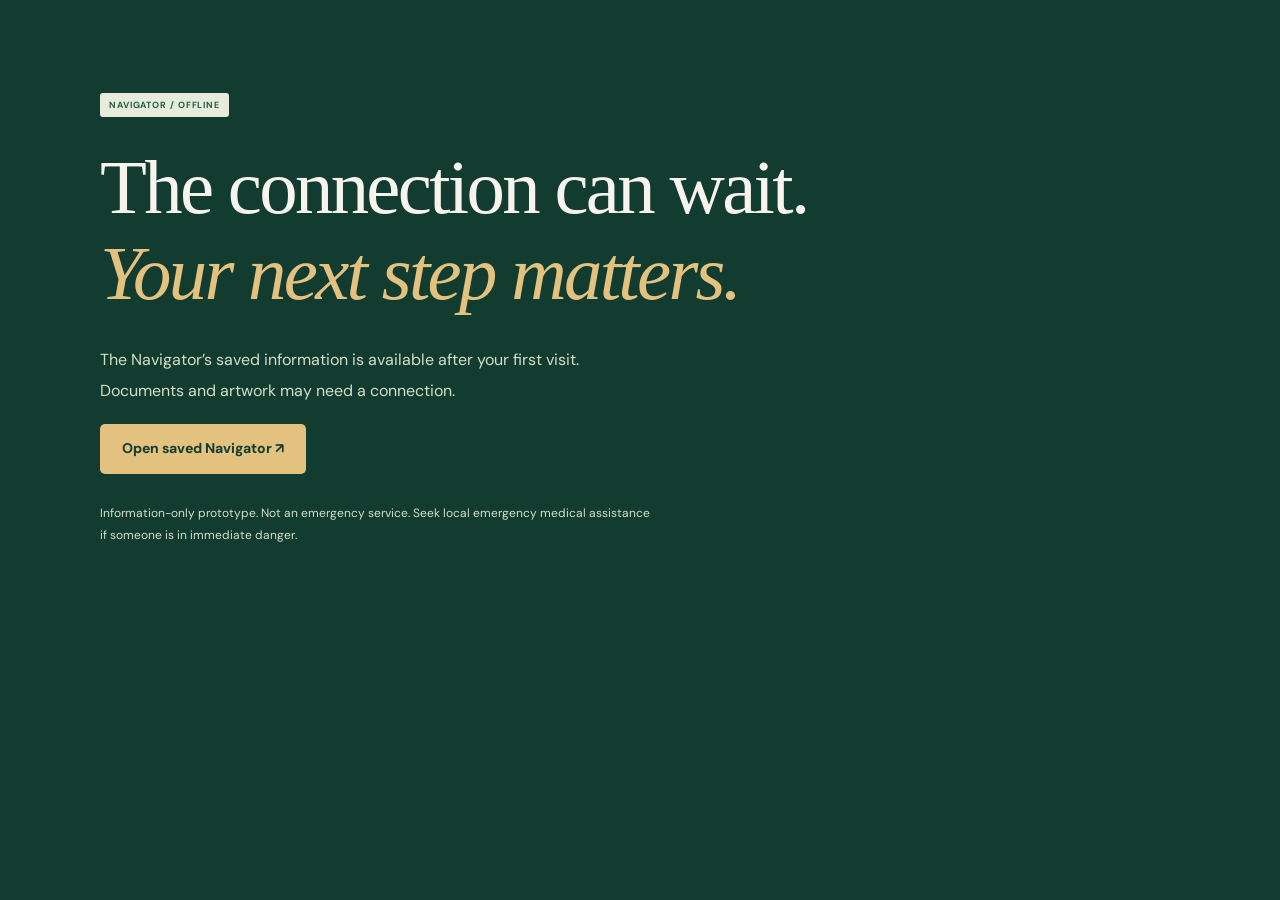
<file: app/offline.html>
<!doctype html><html lang="en"><head><meta charset="utf-8"><meta name="viewport" content="width=device-width,initial-scale=1"><meta name="theme-color" content="#123c30"><title>Offline | Road 2 Safety</title><link rel="stylesheet" href="../assets/street/street.css?v=street-4"><link rel="stylesheet" href="app.css?v=professional-3"></head><body class="offline-page"><span class="badge">NAVIGATOR / OFFLINE</span><h1>The connection can wait.<br><em>Your next step matters.</em></h1><p style="max-width:550px">The Navigator’s saved information is available after your first visit. Documents and artwork may need a connection.</p><a class="btn primary" href="./#home">Open saved Navigator ↗</a><p class="offline-note">Information-only prototype. Not an emergency service. Seek local emergency medical assistance if someone is in immediate danger.</p></body></html>
</file>
<file: assets/street/street.css>
@import url('../fonts/fonts.css?v=street-3');
:root{--black:#11130f;--green:#006d3e;--forest:#042f22;--red:#dd2b1c;--gold:#ffc72d;--paper:#f2e8cf;--white:#fff9e9;--blue:#168bd1;--ink:#182019;--muted:#596052;--line:#ccc3ab;--display:'Barlow Condensed','Arial Narrow',Impact,sans-serif;--rough:'Rubik Dirt',Impact,sans-serif;--body:'DM Sans',Arial,sans-serif}
*{box-sizing:border-box;min-width:0}html{scroll-behavior:smooth;scroll-padding-top:100px}body{margin:0;font-family:var(--body);background:var(--paper);color:var(--ink);font-size:16px;line-height:1.6}a{color:inherit}button,input{font:inherit}button,a{-webkit-tap-highlight-color:transparent}button{cursor:pointer}img{display:block;max-width:100%;height:auto}figure{margin:0}h1,h2,h3,p{margin-top:0}h1,h2,h3{font-family:var(--display);font-weight:900;line-height:.98;text-transform:uppercase;letter-spacing:-.018em;text-wrap:balance}h1{font-size:clamp(3rem,7.4vw,7rem)}h2{font-size:clamp(2.65rem,5vw,4.8rem)}h3{font-size:clamp(1.65rem,2.7vw,2.4rem)}p{margin-bottom:1.1em}a:focus-visible,button:focus-visible,input:focus-visible,summary:focus-visible{outline:3px solid var(--blue);outline-offset:5px}.skip{position:fixed;left:12px;top:-120px;z-index:400;padding:12px 20px;background:var(--gold);color:var(--black);font-weight:700}.skip:focus{top:12px}.rough{font-family:var(--rough);font-weight:400;letter-spacing:-.04em;line-height:1.03}.eyebrow,.kicker{font-size:.75rem;font-weight:700;letter-spacing:.15em;line-height:1.5;text-transform:uppercase}.eyebrow:before,.kicker:before{content:'';display:inline-block;width:22px;height:5px;margin-right:10px;vertical-align:middle;background:var(--red);transform:rotate(-5deg)}.flag{display:inline-block;width:30px;height:20px;flex-shrink:0;background:linear-gradient(#169b43 0 33.333%,#fff 33.333% 66.666%,#168ad1 66.666%);border:1px solid #ffffff60}.paper{background-color:var(--paper);background-image:url('grain.svg')}.ink-panel{background-color:var(--black);background-image:url('grain.svg');color:var(--paper)}.brush{position:relative;isolation:isolate}.brush:before{content:'';position:absolute;inset:-.02em -.15em;z-index:-1;background:var(--red);clip-path:polygon(2% 8%,98% 0,100% 18%,98% 37%,100% 60%,98% 78%,99% 96%,2% 100%,0 86%,2% 65%,0 46%,2% 26%);transform:rotate(-1deg)}.torn{clip-path:polygon(0 0,100% 0,100% calc(100% - 6px),98% 100%,95% calc(100% - 3px),92% 100%,88% calc(100% - 5px),84% 100%,80% calc(100% - 3px),76% 100%,70% calc(100% - 4px),64% 100%,60% calc(100% - 3px),54% 100%,50% calc(100% - 5px),44% 100%,40% calc(100% - 2px),34% 100%,30% calc(100% - 5px),24% 100%,20% calc(100% - 2px),14% 100%,10% calc(100% - 4px),4% 100%,0 calc(100% - 3px))}.cloth-line{height:8px;background:repeating-linear-gradient(90deg,var(--red) 0 18px,var(--gold) 18px 36px,var(--green) 36px 54px,var(--black) 54px 58px)}.btn{display:inline-flex;align-items:center;justify-content:center;gap:24px;padding:15px 22px;min-height:52px;border:2px solid transparent;border-radius:0;text-decoration:none;font-weight:700;font-size:.88rem;line-height:1.25;box-shadow:4px 4px 0 #0005;transition:transform .16s,box-shadow .16s}.btn:hover{transform:translate(-2px,-2px);box-shadow:6px 6px 0 #0005}.btn.primary{background:var(--gold);color:var(--black)}.btn.secondary{border-color:currentColor;box-shadow:none;background:transparent}.btn.red{background:var(--red);color:white}.btn .arrow{font-size:1.4em;line-height:1}.text-link{font-weight:700;text-decoration:underline;text-underline-offset:5px;text-decoration-thickness:2px}.caption{font-size:.7rem;line-height:1.55;color:var(--muted)}.screen-reader{position:absolute;width:1px;height:1px;padding:0;overflow:hidden;clip:rect(0,0,0,0);white-space:nowrap;border:0}.badge{display:inline-block;font-size:.65rem;font-weight:700;text-transform:uppercase;letter-spacing:.12em;padding:5px 9px;background:var(--gold);color:var(--black);line-height:1.4}.badge.outline{background:transparent;border:1px solid currentColor;color:inherit}summary{cursor:pointer}svg.ui-icon{width:24px;height:24px;fill:none;stroke:currentColor;stroke-width:1.8;stroke-linecap:round;stroke-linejoin:round;flex-shrink:0}[hidden]{display:none!important}@media(prefers-reduced-motion:reduce){html{scroll-behavior:auto}*,*:before,*:after{transition:none!important;animation:none!important}}
</file>
<file: holding.css>
/* Road 2 Safety — a considered, Sierra Leone-rooted editorial identity. */
:root{--forest:#123c30;--green:#245e45;--black:#112d25;--ink:#183a30;--paper:#f6f4ed;--white:#fffdf8;--gold:#cda65c;--red:#a34f37;--blue:#244d68;--muted:#586a61;--line:#d9dfd5;--heading:Georgia,'Times New Roman',serif;--gutter:max(28px,calc((100vw - 1216px)/2))}
html{scroll-padding-top:112px}body.paper{background:var(--paper);color:var(--ink);font-size:16px;-webkit-font-smoothing:antialiased}
h1,h2,h3{text-transform:none;letter-spacing:-.035em;line-height:1.1}h1,h2{font-family:var(--heading);font-weight:400}h2{font-size:clamp(2.4rem,4.3vw,3.65rem)}h3{font-family:var(--body);font-weight:700}h1 em,h2 em,h3 em{font-weight:400;color:var(--green)}.ink-panel{background:var(--forest);color:var(--paper)}.ink-panel h2 em,.ink-panel h3 em{color:#e3c17e}.eyebrow{font-size:.66rem;letter-spacing:.17em;line-height:1.7}.eyebrow:before{width:20px;height:1px;background:var(--gold);transform:none;vertical-align:middle}.rough{font-family:inherit;font-weight:inherit;letter-spacing:inherit}.torn{clip-path:none}.gold-text{color:#e3c17e}.red-text{color:var(--red)}.flag{width:27px;height:18px;border-color:#c7d4cb;border-radius:1px}.btn{min-height:52px;padding:15px 21px;border-radius:5px;border:1px solid transparent;gap:30px;font-size:.82rem;box-shadow:none;transition:background .18s,transform .18s}.btn.primary{background:var(--forest);color:var(--white)}.btn:hover{transform:translateY(-2px);box-shadow:none;background:#245541}.ink-panel .btn.primary{background:#e3c17e;color:var(--black)}.ink-panel .btn.primary:hover{background:#edd39e}.text-link{font-size:.8rem;text-decoration-thickness:1px;text-underline-offset:6px}.badge{border-radius:3px;letter-spacing:.1em;background:#e8eddc;color:var(--forest);font-size:.58rem}.badge.outline{border-color:#ffffff3d}.arrow,.row-arrow,.nav-app span{font-family:'DejaVu Sans',Arial,sans-serif}
.status-strip{display:flex;align-items:center;gap:9px;background:var(--forest);color:#e5ebe1;padding:9px var(--gutter);font-size:.62rem;letter-spacing:.025em;line-height:1.6}.status-dot{width:5px;height:5px;flex-shrink:0;border-radius:50%;background:#e3c17e}.status-right{margin-left:auto;display:flex;align-items:center;gap:12px}.status-right .flag{width:23px;height:15px}.topbar{display:flex;align-items:center;justify-content:space-between;gap:32px;padding:15px var(--gutter);position:sticky;top:0;z-index:100;background:#f6f4edf7;border-bottom:1px solid var(--line);backdrop-filter:blur(14px)}.topbar:after{content:'';position:absolute;left:0;right:0;bottom:-5px;height:5px;background:url('assets/street/country-cloth.webp') center/150px;pointer-events:none}.brand{display:flex;align-items:center;gap:12px;text-decoration:none}.brand img{width:57px;height:57px;object-fit:contain}.brand b{display:block;font:700 1.22rem/1.2 var(--body);letter-spacing:-.04em}.brand i{font-style:normal;color:var(--red)}.brand small{display:block;font-size:.51rem;font-weight:700;letter-spacing:.14em;line-height:1.6;margin-top:5px}.topbar nav{display:flex;align-items:center;gap:30px}.topbar nav a{font-size:.77rem;font-weight:700;text-decoration:none;padding:12px 0;transition:color .18s}.topbar nav a:hover{color:var(--red)}.topbar .nav-app{padding:12px 17px;background:var(--forest);border:1px solid var(--forest);border-radius:5px;color:var(--white)}.nav-app span{margin-left:20px}.menu-btn{display:none;gap:16px;align-items:center;border:1px solid #b4c4b8;border-radius:4px;background:transparent;padding:10px 12px;color:var(--forest);font-size:.72rem}
.hero{display:grid;grid-template-columns:1fr 1.03fr;align-items:center;gap:7%;padding:76px var(--gutter) 62px;background:var(--paper);color:var(--ink)}.hero-copy{padding:0}.hero .eyebrow{color:var(--green);font-size:.62rem;margin-bottom:25px}.hero h1{font-size:clamp(3.5rem,5.65vw,5.4rem);line-height:1.04;margin-bottom:26px;letter-spacing:-.055em}.hero h1 em{color:var(--green);white-space:nowrap}.hero-lede{max-width:455px;font-size:.92rem;line-height:1.85;color:var(--muted);margin-bottom:0}.actions{display:flex;gap:26px;align-items:center;flex-wrap:wrap;margin:29px 0 23px}.hero-status{font-size:.65rem;line-height:1.8;color:#66766e;max-width:365px;margin:0}.hero-art{width:100%;margin:0}.photo-frame{transform:none;isolation:isolate;box-shadow:0 18px 42px #16392e15;border:1px solid #d1d5c3}.nature-frame{padding:6px;background:url('assets/street/country-cloth.webp') center/180px}.hero-landscape{width:100%;height:auto;object-fit:contain}.hero-identity-row{display:flex;align-items:center;gap:20px;background:var(--forest);padding:24px}.hero-logo{width:46%;max-width:235px;flex:0 1 46%;height:auto;object-fit:contain}.hero-land-copy{flex:1;color:var(--paper)}.hero-land-copy .eyebrow{font-size:.45rem;letter-spacing:.13em;color:#c1d1bf;margin:0 0 17px}.hero-land-copy .eyebrow:before{display:none}.nature-title{font:400 clamp(1.3rem,2.3vw,2rem)/1.18 var(--heading);letter-spacing:-.025em;margin:0 0 17px}.nature-title em{color:#e3c17e}.hero-land-copy .flag{width:26px;height:18px}.hero-art figcaption{display:flex;justify-content:space-between;gap:12px;margin-top:16px;font-size:.49rem;letter-spacing:.13em;line-height:1.7;color:#66766e}.hero-art figcaption a{text-decoration:none;font-weight:700;color:var(--green)}
.manifesto{display:flex;justify-content:center;gap:7vw;background:#e7ecdf;padding:25px var(--gutter);border-top:1px solid #dce2d4;border-bottom:1px solid #dce2d4;color:var(--green);font:700 .8rem/1.6 var(--body);letter-spacing:.01em}.manifesto span:before{content:'✳';font-size:.9em;color:#7b8c65;margin-right:13px}.section{max-width:1320px;margin:auto;padding:100px 52px}.mission{display:grid;grid-template-columns:1fr 1fr;gap:12%;position:relative}.mission .eyebrow,.resources .eyebrow{color:var(--green)}.mission h2{margin:20px 0 25px}.mission-intro>p:not(.eyebrow){max-width:450px;color:var(--muted);font-size:.9rem;line-height:1.85}.mission-intro .text-link{display:inline-block;margin-top:8px}.mission-notes{padding-top:20px}.mission-notes article{display:flex;gap:22px;padding:25px 0;border-bottom:1px solid #ccd7c9}.mission-notes article:first-child{padding-top:0}.note-number{font:400 1.6rem/1.2 var(--heading);color:#879b7e;padding-top:3px}.mission-notes h3{font-size:1.1rem;line-height:1.4;letter-spacing:-.025em;margin-bottom:8px}.mission-notes p{font-size:.82rem;line-height:1.8;color:var(--muted);margin:0}.hand-note{margin:27px 0 0;padding:1px 0 1px 20px;border-left:2px solid var(--gold);font:italic 400 1.3rem/1.5 var(--heading);color:var(--green);transform:none}
.campaign-banner{max-width:1216px;margin:0 auto;padding:0;border:1px solid #d8ddcf;background:var(--forest)}.campaign-banner img{width:100%;height:auto;object-fit:contain}.campaign-banner figcaption{display:flex;justify-content:space-between;gap:20px;padding:17px 23px;font-size:.53rem;letter-spacing:.1em;line-height:1.7;color:#d5e0cc}.campaign-banner figcaption a{color:#e3c17e;text-decoration:none}
.programmes{max-width:none;padding:90px var(--gutter) 85px;margin-top:96px;position:relative;border-top:6px solid transparent;border-image:url('assets/street/country-cloth.webp') 60 round}.section-heading{display:grid;grid-template-columns:1fr .65fr;gap:10%;align-items:end;margin-bottom:45px}.section-heading .eyebrow{color:#bccdb9}.section-heading h2{font-size:clamp(2.5rem,4vw,3.5rem);margin:20px 0 0}.section-heading>p{max-width:355px;margin:0 0 4px;color:#c2d0c1;font-size:.87rem;line-height:1.85}.programme-row{display:grid;grid-template-columns:42px 1.1fr 1fr 34px;gap:24px;align-items:center;padding:29px 0;border-top:1px solid #ffffff2c;text-decoration:none;transition:background .18s}.programme-row:last-child{border-bottom:1px solid #ffffff2c}.programme-number{font:400 1.75rem/1 var(--heading);color:#bca76c}.programme-row .eyebrow{font-size:.54rem;letter-spacing:.14em;color:#bacdb8;margin:0 0 9px}.programme-row .eyebrow:before{display:none}.programme-row h3{font-size:1.22rem;line-height:1.4;letter-spacing:-.025em;margin:0;max-width:360px}.programme-row>p{font-size:.78rem;line-height:1.85;color:#c5d4c2;margin:0}.row-arrow{display:flex;align-items:center;justify-content:center;width:34px;height:34px;border:1px solid #ffffff40;border-radius:50%;font-size:1.05rem;color:#e3c17e;transition:transform .18s}.programme-row:hover h3{color:#e3c17e}.programme-row:hover .row-arrow{transform:translate(2px,-2px)}.programme-footnote{max-width:780px;font-size:.67rem;line-height:1.8;color:#aec3ad;margin:27px 0 0}
.navigator-section{display:grid;grid-template-columns:1fr 1fr;gap:13%;align-items:center}.navigator-copy h2{margin:19px 0 25px}.navigator-copy>p:not(.eyebrow){font-size:.91rem;line-height:1.85;color:var(--muted);max-width:440px}.navigator-features{display:flex;flex-wrap:wrap;gap:9px;margin:25px 0 29px}.navigator-features span{background:#e7ecdf;color:#3f654b;border:1px solid #dce3d4;padding:5px 8px;border-radius:3px;font-size:.55rem;letter-spacing:.04em;font-weight:700}.navigator-copy p.prototype-note{font-size:.68rem;line-height:1.8;max-width:360px;margin:19px 0 0}.navigator-preview{background:var(--forest);padding:30px;border-radius:12px;box-shadow:0 18px 45px #163c301a;transform:none;border:1px solid #274e3c;position:relative;overflow:hidden}.navigator-preview:before{content:'';height:6px;background:url('assets/street/country-cloth.webp') center/130px;position:absolute;top:0;left:0;right:0}.preview-head{display:flex;align-items:center;gap:10px;border-bottom:1px solid #ffffff2b;padding:0 0 20px;margin:0 0 23px;font-size:.73rem}.preview-head .flag{width:23px;height:16px}.preview-head .badge{margin-left:auto;font-size:.47rem}.navigator-preview .eyebrow{font-size:.5rem;color:#c1d3bc;margin-bottom:15px}.navigator-preview h3{font:400 2.45rem/1.12 var(--heading);letter-spacing:-.04em;margin:0 0 25px}.preview-paths{display:grid;gap:9px}.preview-paths a{display:flex;align-items:center;gap:14px;min-height:55px;padding:14px 16px;background:var(--white);color:var(--ink);font:700 .79rem/1.5 var(--body);text-decoration:none;border:1px solid #d6dfd1;border-radius:5px}.preview-paths a span{color:#6b846d;font-size:.65rem}.preview-paths a i{font-style:normal;margin-left:auto;font-size:1.1rem;color:var(--green)}.preview-paths .path-help{border-left:3px solid var(--red)}.preview-paths .path-recovery{border-left:3px solid var(--green)}.preview-paths .path-family{border-left:3px solid var(--gold)}.preview-paths .path-contribute{border-left:3px solid var(--blue)}.preview-footer{font-size:.48rem;line-height:1.7;color:#b6c9b1;letter-spacing:.08em;margin:21px 0 0;text-align:center}
.community-section{display:grid;grid-template-columns:1fr 1fr;background:#163b34}.community-photo{position:relative;min-height:650px}.community-photo img{position:absolute;inset:0;width:100%;height:100%;object-fit:cover;object-position:50% 70%;filter:saturate(.78)}.community-photo:after{content:'';position:absolute;inset:0;background:linear-gradient(180deg,transparent 75%,#123c30aa);pointer-events:none}.photo-label{position:absolute;bottom:24px;left:27px;z-index:1;color:white;font-size:.5rem;letter-spacing:.1em;line-height:1.7}.community-copy{padding:70px max(40px,calc((100vw - 1216px)/2)) 60px 58px;position:relative}.community-copy:before{content:'';position:absolute;left:0;top:0;bottom:0;width:6px;background:url('assets/street/country-cloth.webp') center/100px}.community-copy .eyebrow{color:#c2d2bd}.community-copy h2{font-size:clamp(2.4rem,3.8vw,3.5rem);margin:22px 0 25px}.community-copy>p{font-size:.85rem;line-height:1.85;color:#c4d2bf}.community-copy ol{counter-reset:community;list-style:none;padding:0;margin:28px 0}.community-copy li{counter-increment:community;display:grid;grid-template-columns:26px 1fr;column-gap:15px;padding:15px 0;border-top:1px solid #ffffff2b}.community-copy li:before{content:'0' counter(community);grid-row:1/3;font:400 1.1rem/1.4 var(--heading);color:#d2ba7c}.community-copy li b{font-size:.85rem;font-weight:700}.community-copy li span{grid-column:2;font-size:.75rem;line-height:1.8;color:#bfceb9;margin-top:5px}.share-status{min-height:1.5em;margin:15px 0 0!important;font-size:.7rem!important}
.resources{display:grid;grid-template-columns:1fr 1fr;gap:10%}.resources h2{font-size:clamp(2.3rem,3.4vw,3rem);margin:20px 0 25px}.resources p:not(.eyebrow){font-size:.87rem;line-height:1.85;color:var(--muted);max-width:370px}.resource-list{align-self:center;border-top:1px solid #bdcbbb}.resource-list a{display:flex;justify-content:space-between;align-items:center;gap:20px;padding:23px 0;text-decoration:none;border-bottom:1px solid #cdd7c7}.resource-list a span{font-size:.85rem;font-weight:700;line-height:1.6}.resource-list small{background:#e8ecdf;color:var(--green);border:1px solid #d5dfce;border-radius:3px;padding:3px 7px;font-size:.58rem;white-space:nowrap}.resource-list a:hover span{color:var(--red)}
.contact{display:grid;grid-template-columns:1fr 1fr;gap:8%;align-items:center;background:#e8eddf;color:var(--forest);padding:75px var(--gutter);border-top:1px solid #d4ddcc}.contact h2{font-size:clamp(2.3rem,3.65vw,3.1rem);margin:20px 0 25px}.contact p:not(.eyebrow){max-width:440px;color:#506a54;font-size:.83rem;line-height:1.85}.contact-action{border-top:1px solid #96ac8e;padding-top:23px}.contact-action>a{display:flex;align-items:center;gap:20px;font-size:clamp(1rem,1.8vw,1.35rem);font-weight:700;letter-spacing:-.03em;overflow-wrap:anywhere;text-decoration:none;line-height:1.6}.contact-action span{margin-left:auto;font-size:1.2em}.contact-action p{font-size:.68rem!important;margin:15px 0 0}
footer{padding:50px var(--gutter) 30px}.footer-top{display:flex;align-items:center;justify-content:space-between;gap:35px}.footer-top .brand img{width:67px;height:67px}.footer-top .brand i{color:#d2b371}.footer-top .brand small{font-size:.47rem;letter-spacing:.1em}.footer-top p{font-size:.65rem;line-height:1.85;color:#b9cbb3;margin:0}.footer-top .text-link{color:#e3c17e;font-size:.76rem}.image-credits{padding-top:23px;margin-top:34px;border-top:1px solid #ffffff28;font-size:.64rem;line-height:1.85;color:#b4c9ae}.image-credits summary{font-weight:700;min-height:30px}.image-credits p{max-width:900px;margin:15px 0}.image-credits a{color:#e8e8d8}.footer-bottom{display:flex;justify-content:space-between;gap:22px;margin-top:26px;color:#b4c8ad;font-size:.5rem;font-weight:700;letter-spacing:.1em;line-height:1.7}.footer-bottom a{color:#e3c17e;text-decoration:none}.cloth-line{height:10px;background:var(--forest) url('assets/street/country-cloth.webp') center/180px}
@media(min-width:1600px){.hero{gap:88px}.hero h1{font-size:5.6rem}}
@media(max-width:1000px){:root{--gutter:32px}.topbar nav{gap:21px}.hero{gap:6%;padding-top:60px;padding-bottom:50px}.hero h1{font-size:clamp(3.1rem,5.7vw,4.8rem)}.hero-lede{font-size:.85rem}.hero-identity-row{padding:18px;gap:12px}.nature-title{font-size:1.6rem}.hero-land-copy .eyebrow{font-size:.39rem}.hero-art figcaption{font-size:.44rem}.section{padding:80px 32px}.mission{gap:8%}.programmes{padding:80px 32px;margin-top:80px}.programme-row{grid-template-columns:30px 1fr 1fr 32px;gap:18px}.programme-row h3{font-size:1.08rem}.navigator-section{gap:8%}.navigator-preview{padding:24px}.community-copy{padding:55px 32px 40px 36px}.community-photo{min-height:640px}.community-copy h2{font-size:2.6rem}.footer-top{gap:20px}.footer-top .brand b{font-size:1.1rem}.footer-top p{font-size:.59rem}}
@media(max-width:760px){:root{--gutter:23px}html{scroll-padding-top:95px}.status-strip{padding:9px 20px;font-size:.52rem;line-height:1.6;gap:6px}.status-right{gap:7px;font-size:.5rem}.status-right .flag{width:20px;height:14px}.topbar{padding:12px 20px;gap:15px}.brand{gap:10px}.brand img{width:45px;height:45px}.brand b{font-size:1.08rem}.brand small{font-size:.43rem;letter-spacing:.1em}.menu-btn{display:inline-flex}.topbar nav{display:none;position:absolute;top:100%;left:0;right:0;background:var(--paper);padding:19px 23px 25px;border-bottom:1px solid #bdcbbb;box-shadow:0 12px 20px #173b3015}.topbar nav.open{display:grid;grid-template-columns:1fr;gap:5px}.topbar nav a{padding:12px 0;min-height:44px}.topbar .nav-app{justify-self:start;padding:12px 16px;margin-top:5px}.hero{grid-template-columns:1fr;gap:35px;padding:46px 23px 35px}.hero .eyebrow{font-size:.55rem;margin-bottom:21px}.hero h1{font-size:clamp(3.35rem,11vw,4.8rem);line-height:1.04;margin-bottom:23px}.hero-lede{font-size:.88rem;line-height:1.85;max-width:540px}.actions{gap:25px;margin:26px 0 22px}.actions .btn{font-size:.79rem;gap:22px}.actions .text-link{font-size:.76rem}.hero-status{font-size:.63rem;max-width:390px}.hero-art{max-width:570px;justify-self:center}.nature-frame{padding:5px}.hero-identity-row{padding:21px;gap:22px}.hero-logo{max-width:220px}.nature-title{font-size:clamp(1.4rem,5.6vw,2rem)}.hero-land-copy .eyebrow{font-size:.4rem;margin-bottom:12px}.hero-land-copy .flag{width:23px;height:16px}.hero-art figcaption{font-size:.43rem;margin-top:13px}.manifesto{padding:20px 23px;gap:12px 25px;flex-wrap:wrap;justify-content:flex-start;font-size:.69rem}.manifesto span:before{margin-right:8px}.section{padding:62px 24px}.mission{grid-template-columns:1fr;gap:32px}.mission h2{font-size:2.9rem;margin-top:20px}.mission-intro>p:not(.eyebrow){font-size:.87rem;max-width:550px}.mission-notes{padding-top:0}.mission-notes article{gap:21px;padding:22px 0}.mission-notes h3{font-size:1.03rem}.mission-notes p{font-size:.81rem}.hand-note{font-size:1.25rem;margin-top:25px}.campaign-banner{margin:0 18px}.campaign-banner figcaption{font-size:.43rem;letter-spacing:.05em;padding:12px 13px;gap:10px;flex-wrap:wrap}.programmes{margin-top:60px;padding:60px 24px}.section-heading{grid-template-columns:1fr;gap:25px;margin-bottom:30px}.section-heading h2{font-size:2.75rem;margin-top:17px}.section-heading>p{margin:0;max-width:500px;font-size:.86rem}.programme-row{grid-template-columns:28px 1fr 30px;gap:10px 14px;padding:25px 0;align-items:start}.programme-number{font-size:1.45rem;padding-top:19px}.programme-row>div{grid-column:2}.programme-row>p{grid-column:2;grid-row:2;font-size:.78rem}.programme-row h3{font-size:1.15rem;line-height:1.45}.programme-row .eyebrow{font-size:.48rem;letter-spacing:.1em}.programme-row .row-arrow{grid-column:3;grid-row:1;width:28px;height:28px;font-size:.85rem;margin-top:17px}.programme-footnote{font-size:.64rem;margin-top:25px}.navigator-section{grid-template-columns:1fr;gap:35px}.navigator-copy h2{font-size:2.9rem}.navigator-copy>p:not(.eyebrow){font-size:.88rem;max-width:540px}.navigator-preview{width:100%;max-width:500px;justify-self:center;padding:27px 23px}.navigator-preview h3{font-size:2.4rem}.preview-head{font-size:.7rem}.preview-paths a{font-size:.8rem}.community-section{grid-template-columns:1fr}.community-photo{min-height:0;aspect-ratio:1.55}.community-photo img{object-position:center 70%}.photo-label{font-size:.46rem;left:22px;bottom:18px}.community-copy{padding:48px 25px 32px 29px}.community-copy h2{font-size:2.75rem;line-height:1.1}.community-copy .eyebrow{font-size:.59rem}.community-copy>p{font-size:.85rem}.community-copy li b{font-size:.85rem}.community-copy li span{font-size:.77rem}.community-copy:before{width:5px}.resources{grid-template-columns:1fr;gap:26px}.resources h2{font-size:2.7rem}.resource-list a{padding:21px 0}.resource-list a span{font-size:.81rem}.contact{grid-template-columns:1fr;gap:27px;padding:56px 24px}.contact h2{font-size:2.6rem}.contact-action>a{font-size:clamp(.95rem,4.5vw,1.5rem);gap:15px}.contact p:not(.eyebrow){font-size:.82rem}footer{padding:40px 24px 27px}.footer-top{flex-wrap:wrap;align-items:flex-start;gap:25px}.footer-top .brand{width:100%}.footer-top .brand img{width:58px;height:58px}.footer-top .brand b{font-size:1.2rem}.footer-top p{font-size:.63rem;min-width:190px;flex:1}.footer-top .text-link{align-self:center;font-size:.7rem}.image-credits{font-size:.63rem}.footer-bottom{font-size:.45rem;gap:20px}}
@media(max-width:370px){.status-right{font-size:0;gap:0}.status-right .flag{font-size:initial}.hero{padding-inline:20px}.hero h1{font-size:3.15rem}.hero .eyebrow{font-size:.48rem}.hero-identity-row{padding:17px 13px;gap:12px}.nature-title{font-size:1.4rem}.hero-land-copy .eyebrow{font-size:.32rem}.brand small{font-size:.38rem}.brand b{font-size:1rem}.brand img{width:42px;height:42px}.menu-btn{font-size:.66rem;padding:9px 10px;gap:10px}.section{padding-inline:20px}.section-heading h2{font-size:2.45rem}.navigator-preview{padding:26px 19px}.preview-head{gap:8px;font-size:.65rem}.preview-head .badge{font-size:.43rem}.footer-bottom{flex-wrap:wrap;gap:12px}}
/* A dated editorial update, with the complete artwork and readable source context. */
.latest-updates{padding-top:76px;padding-bottom:76px;border-bottom:1px solid var(--line)}.updates-heading{display:flex;justify-content:space-between;align-items:end;gap:35px;margin-bottom:32px}.updates-heading .eyebrow{color:var(--green);margin-bottom:15px}.updates-heading h2{font-size:2.9rem;margin:0}.updates-heading>p{max-width:290px;margin:0 0 5px;font-size:.82rem;line-height:1.85;color:var(--muted)}.update-feature{display:grid;grid-template-columns:1.2fr 1fr;gap:37px;align-items:start}.update-art{background:var(--forest);border:1px solid #cdd6c3;padding:5px}.update-art img{width:100%;height:auto;object-fit:contain}.update-art>a{display:block}.update-art figcaption{display:flex;align-items:center;justify-content:space-between;gap:15px;padding:12px 12px 8px;font-size:.48rem;letter-spacing:.09em;line-height:1.7;color:#c5d6bc}.update-art figcaption a{font-size:.62rem;letter-spacing:0;font-weight:700;text-decoration:none;color:#e3c17e}.update-meta{display:flex;align-items:center;gap:12px;flex-wrap:wrap;margin:0 0 17px!important;font-size:.59rem!important;font-weight:700;letter-spacing:.07em;color:#4d6a50!important}.update-meta span{background:#e8eddf;padding:4px 7px;border:1px solid #d5dfcb;border-radius:3px;font-size:.53rem;letter-spacing:.08em}.update-meta time{font-weight:400;letter-spacing:0}.update-copy h3{font:400 clamp(1.75rem,2.8vw,2.35rem)/1.16 var(--heading);letter-spacing:-.035em;margin:0 0 22px}.update-copy h3 em{color:var(--green)}.update-copy>p{font-size:.83rem;line-height:1.85;color:var(--muted);margin:0 0 16px}.update-copy strong{color:var(--forest)}.update-copy .update-position{color:#355d42}.update-copy .update-context{font-size:.71rem;line-height:1.8;border-left:2px solid var(--gold);padding-left:15px;margin:20px 0}.update-sources{display:flex;flex-wrap:wrap;gap:11px 20px;margin-top:20px}.update-sources a{font-size:.69rem;line-height:1.8;font-weight:700;color:var(--green);text-underline-offset:5px;text-decoration-thickness:1px}
@media(max-width:1000px){.update-feature{gap:28px;grid-template-columns:1.05fr 1fr}.update-copy h3{font-size:1.9rem}.update-copy>p{font-size:.8rem}}
@media(max-width:760px){.latest-updates{padding-top:56px;padding-bottom:56px}.updates-heading{display:block;margin-bottom:25px}.updates-heading h2{font-size:2.65rem}.updates-heading .eyebrow{font-size:.55rem}.updates-heading>p{margin:17px 0 0;max-width:360px;font-size:.81rem}.update-feature{grid-template-columns:1fr;gap:26px}.update-copy h3{font-size:2rem;line-height:1.2}.update-copy>p{font-size:.85rem;line-height:1.9}.update-meta{margin-bottom:17px!important;font-size:.65rem!important}.update-meta span{font-size:.57rem}.update-copy .update-context{font-size:.74rem;line-height:1.85}.update-art figcaption{padding:11px 8px 7px;font-size:.44rem}.update-art figcaption a{font-size:.61rem}.update-sources a{font-size:.74rem}.update-sources{gap:13px 24px}}

/* Separate programme progress and research briefs without displacing either. */
.latest-updates .update-feature+.update-feature{margin-top:52px;padding-top:52px;border-top:1px solid var(--line)}.purpose-pathway{padding:14px 16px;background:#e9eedf;border:1px solid #d6e0ca;border-radius:4px;color:var(--forest)!important;font-size:.75rem!important;line-height:1.9!important}.purpose-pathway>span{display:block;font-size:.5rem;font-weight:700;letter-spacing:.1em;line-height:1.6;margin-bottom:7px;color:#59744f}.purpose-update{scroll-margin-top:125px}
@media(max-width:760px){.latest-updates .update-feature+.update-feature{margin-top:38px;padding-top:38px}.purpose-pathway{font-size:.8rem!important}.purpose-pathway>span{font-size:.55rem}.purpose-update{scroll-margin-top:100px}}
</file>
<file: app/app.css>
/* Navigator — clear wayfinding, natural materials and a Sierra Leone identity. */
:root{--forest:#123c30;--green:#245e45;--black:#112d25;--ink:#183a30;--paper:#f6f4ed;--white:#fffdf8;--gold:#cda65c;--red:#a34f37;--blue:#244d68;--muted:#586a61;--line:#d9dfd5;--heading:Georgia,'Times New Roman',serif;--text-scale:1}
html{scroll-padding-top:160px}html.large-text{font-size:18px}body{padding-bottom:92px;background:var(--paper);color:var(--ink);-webkit-font-smoothing:antialiased}a{text-decoration:none}h1,h2,h3{text-transform:none;letter-spacing:-.035em;line-height:1.18}h1{font-family:var(--heading);font-weight:400}h2,h3{font-family:var(--body);font-weight:700}h1 em{font-weight:400;color:#e3c17e}.ink-panel{background:var(--forest);color:var(--paper)}.rough{font-family:inherit;font-weight:inherit;letter-spacing:inherit}.gold-text{color:#e3c17e}.kicker{font-size:.61rem;letter-spacing:.16em;line-height:1.7}.kicker:before{width:17px;height:1px;transform:none;background:var(--gold)}.badge{font-size:.56rem;letter-spacing:.1em;line-height:1.6;background:#e6ecdc;color:var(--green);border-radius:3px;padding:5px 9px}.text-link{text-decoration-thickness:1px;text-underline-offset:5px}.icon-library{position:absolute;width:0;height:0;overflow:hidden}
.prototype-bar{background:#e8eddf;color:#395e44;padding:9px 15px;text-align:center;font-size:.56rem;line-height:1.6;letter-spacing:.025em}.app-head{display:flex;align-items:center;justify-content:space-between;gap:20px;padding:13px max(24px,calc((100vw - 1080px)/2));background:var(--forest);color:var(--paper);position:sticky;top:0;z-index:90;min-height:82px;border-bottom:1px solid #ffffff22}.app-head:after{content:'';position:absolute;left:0;right:0;bottom:-5px;height:5px;background:url('../assets/street/country-cloth.webp') center/150px;pointer-events:none}.app-brand{display:flex;align-items:center;gap:11px}.app-brand img{width:53px;height:53px;object-fit:contain}.app-brand b{display:block;font:700 1.12rem/1.3 var(--body);letter-spacing:-.035em}.app-brand small{display:block;font-size:.49rem;font-weight:700;line-height:1.6;letter-spacing:.13em;color:#c2d2b8;margin-top:3px}.round-btn{width:43px;height:43px;border:1px solid #ffffff4d;border-radius:7px;flex-shrink:0;background:transparent;color:var(--paper);font:400 1rem/1 var(--heading)}.round-btn:hover{background:#ffffff12}
.screen{display:none;max-width:1132px;margin:0 auto;padding:34px 26px 50px}.screen.active{display:block}.app-hero{position:relative;display:grid;grid-template-columns:1fr 1.05fr;column-gap:40px;padding:34px;border:1px solid #31583e;border-radius:14px;overflow:hidden}.app-hero:after{content:'';height:5px;position:absolute;bottom:0;left:0;right:0;background:url('../assets/street/country-cloth.webp') center/160px;pointer-events:none}.app-hero-copy{align-self:center}.app-hero .kicker{font-size:.54rem;letter-spacing:.13em;color:#bccfb4;margin:0 0 16px}.app-hero h1{font-size:clamp(2.4rem,4.5vw,3.5rem);line-height:1.1;letter-spacing:-.045em;margin:0 0 17px}.app-hero-copy>p:last-child{font-size:.76rem;line-height:1.8;color:#c3d3bb;margin:0}.app-hero-art{align-self:center;padding:4px;border:1px solid #e2d6b45a;background:url('../assets/street/country-cloth.webp') center/150px}.app-hero-art img{width:100%;height:auto;object-fit:contain}.privacy-badge{display:flex;align-items:center;gap:9px;grid-column:1/-1;margin:27px 0 0;padding-top:17px;border-top:1px solid #ffffff27;color:#c2d2b9;font-size:.64rem;line-height:1.65}.privacy-badge .ui-icon{color:#e3c17e;width:17px;height:17px}
.section-label{display:flex;align-items:center;justify-content:space-between;gap:15px;margin:33px 0 17px}.section-label h2{font-size:1.15rem;letter-spacing:-.025em;line-height:1.5;margin:0}.section-label>span{color:#63795e;font-size:.53rem;font-weight:700;letter-spacing:.08em}.quick-grid{display:grid;grid-template-columns:repeat(4,minmax(0,1fr));gap:13px}.quick{position:relative;display:grid;grid-template-columns:1fr 28px;grid-template-rows:43px 1fr;gap:19px 8px;min-height:195px;padding:20px 18px 26px;border:1px solid #d8e0d1;border-radius:10px;background:var(--white);color:var(--ink);transition:border-color .18s,box-shadow .18s,transform .18s}.quick:hover{border-color:#9eb497;box-shadow:0 7px 20px #183c300b;transform:translateY(-2px)}.quick-number{grid-column:2;grid-row:1;font-size:.55rem;color:#7c8f7d;justify-self:end;padding-top:5px}.quick>.ui-icon{grid-column:1;grid-row:1;width:41px;height:41px;padding:9px;background:#e7eddf;color:var(--green);border-radius:9px}.quick.primary>.ui-icon{background:#f3e6de;color:#9a4932}.quick.family>.ui-icon{background:#f3ecd9;color:#886d2d}.quick.contribute>.ui-icon{background:#e5edf0;color:var(--blue)}.quick>div{grid-column:1/-1;padding-right:4px}.quick b{font:700 1.02rem/1.4 var(--body);letter-spacing:-.025em;display:block}.quick small{display:block;color:var(--muted);font-size:.74rem;line-height:1.75;margin-top:7px;max-width:200px}.quick i{position:absolute;right:16px;bottom:11px;font-style:normal;font-size:.9rem;line-height:1.4;color:#688166}.evidence-feature{display:grid;grid-template-columns:38px minmax(0,1fr) 22px;gap:15px;align-items:center;padding:19px 21px;margin:22px 0;border:1px solid #d5dfd0;border-radius:9px;background:#edf1e6}.evidence-feature>.ui-icon{width:25px;height:25px;color:var(--green)}.evidence-feature b{font:700 .88rem/1.5 var(--body);display:block;letter-spacing:-.02em}.evidence-feature small{font-size:.7rem;color:var(--muted);line-height:1.7;display:block;margin-top:3px}.evidence-feature>span{font-size:1.15rem;color:var(--green)}
.road-card{padding:24px 27px;background:var(--forest);color:var(--paper);border-radius:10px;margin:25px 0}.road-card .kicker{color:#bdd1b5;font-size:.55rem;margin:0 0 15px}.road-flow{display:flex;align-items:center;gap:12px;flex-wrap:wrap}.road-flow span{font:700 .68rem/1.6 var(--body);letter-spacing:.02em}.road-flow i{font-style:normal;color:#d8bd78}.home-campaign{margin:26px 0;border:1px solid #d0d8c9;padding:4px;background:var(--forest);border-radius:6px;overflow:hidden}.home-campaign img{width:100%;height:auto}.formation-card{padding:26px;border:1px solid #d3decb;border-radius:9px;background:var(--white)}.formation-card>.badge{margin:0 0 14px}.formation-card>b{display:block;font:700 1.1rem/1.5 var(--body);letter-spacing:-.025em}.formation-card p{font-size:.78rem;color:var(--muted);line-height:1.85;max-width:760px;margin:12px 0}.formation-card .text-link{font-size:.74rem;color:var(--green)}
.page-head{margin-bottom:30px;max-width:800px;padding:10px 0 26px;border-bottom:1px solid #cbd8c5}.page-head .kicker{color:var(--green);font-size:.59rem;margin:0 0 18px}.page-head h1{font-size:clamp(2.4rem,4.7vw,3.5rem);line-height:1.13;letter-spacing:-.045em;margin:0 0 18px}.page-head>p:last-child{font-size:.86rem;line-height:1.85;color:var(--muted);max-width:720px;margin:0}.route-list{display:grid;grid-template-columns:1fr;gap:10px}.route-btn{display:grid;grid-template-columns:28px minmax(0,1fr) 15px;gap:12px;align-items:center;text-align:left;width:100%;padding:20px 17px;border:1px solid #d4decf;border-radius:8px;background:var(--white);color:var(--ink)}.route-btn:hover{border-color:#9cb494}.route-btn[aria-expanded=true]{background:#e8efdf;border-color:#829f75;box-shadow:inset 3px 0 0 var(--green)}.route-btn>span{font:400 1.25rem/1.4 var(--heading);color:#7a916f}.route-btn b{display:block;font:700 .91rem/1.5 var(--body);letter-spacing:-.025em}.route-btn small{font-size:.7rem;line-height:1.8;color:var(--muted);display:block;margin-top:5px}.route-btn i{font-style:normal;font-size:1.5rem;color:var(--green)}.panel-shell{padding:30px;border:1px solid #2b533e;border-radius:11px;background:var(--forest);color:var(--paper);margin-top:23px;scroll-margin-top:110px}.nav-panel{display:none}.nav-panel.show{display:block}.nav-panel .kicker{color:#cbdbbf;font-size:.54rem;margin:0 0 20px}.nav-panel h2{font:400 clamp(1.75rem,3vw,2.2rem)/1.25 var(--heading);letter-spacing:-.035em;margin:0 0 21px}.nav-panel p{font-size:.84rem;line-height:1.95;color:#d1dec7}.notice{border-left:2px solid #d6b76b;padding:6px 0 6px 17px;font-size:.73rem;line-height:1.9;color:#d3dfc9}.panel-link{font-size:.79rem;line-height:1.9;font-weight:700;display:inline-block;color:#e3c17e;text-decoration:underline;text-underline-offset:5px;overflow-wrap:anywhere;margin:7px 0}.micro{font-size:.65rem;line-height:1.85;color:#bfceb7;display:block;margin-top:12px}
.programme-list{display:grid;gap:13px}.programme-list details{padding:0 24px;background:var(--white);border:1px solid #d4dece;border-radius:9px}.programme-list details[open]{border-color:#a5b89a}.programme-list summary{display:flex;align-items:center;gap:20px;padding:23px 0;list-style:none;min-height:94px}.programme-list summary::-webkit-details-marker{display:none}.programme-list summary:after{content:'+';font:400 1.6rem/1 var(--body);margin-left:auto;color:#718b67;flex-shrink:0}.programme-list details[open] summary:after{content:'−'}.programme-list summary>span{font:400 1.5rem/1 var(--heading);color:#819671}.programme-list b{font:700 1.06rem/1.5 var(--body);letter-spacing:-.025em;display:block}.programme-list small{font-size:.7rem;color:var(--muted);line-height:1.7;display:block;margin-top:4px}.programme-list details p{font-size:.83rem;line-height:1.95;color:var(--muted);padding:0 0 10px;margin:0 0 17px}.programme-list details p strong{display:block;color:var(--forest);font-size:.79rem;margin-bottom:13px;font-weight:700}.art-card{background:var(--forest);color:var(--paper);margin:28px 0 22px;border:1px solid #2e5039;border-radius:10px;overflow:hidden}.art-card img{width:100%;height:auto;object-fit:contain}.art-card>div{padding:28px}.art-card h2{font:400 clamp(1.65rem,3.5vw,2.2rem)/1.3 var(--heading);letter-spacing:-.025em;max-width:730px;margin:0}.art-card .kicker{font-size:.54rem;color:#ccdbbf;margin:0 0 18px}.model-art{font-size:.76rem;padding-top:13px;margin-top:22px;border-top:1px solid #c5d3be}.model-art summary{font-weight:700;padding:12px 0;color:var(--green);line-height:1.7}.model-art img{width:auto;height:auto;max-width:min(100%,650px);margin:22px auto}
.evidence-grid{display:grid;grid-template-columns:1fr 1fr;gap:14px}.evidence-grid article{padding:23px 24px;background:var(--white);border:1px solid #d5dece;border-left:3px solid #477459;border-radius:7px}.evidence-grid article:nth-child(2){border-left-color:#4f7b95}.evidence-grid article:nth-child(3){border-left-color:#b39a51}.evidence-grid article:nth-child(4){border-left-color:#a7664c}.evidence-grid article:nth-child(5){border-left-color:#65705e}.evidence-grid b{font:700 .63rem/1.6 var(--body);letter-spacing:.12em;color:var(--green)}.evidence-grid p{font-size:.79rem;line-height:1.85;color:var(--muted);margin:11px 0 0}.section-title{font-size:1.2rem;letter-spacing:-.025em;line-height:1.5;margin:35px 0 19px}.downloads{border-top:1px solid #bdcdb5}.downloads a{display:grid;grid-template-columns:39px minmax(0,1fr) 24px;gap:17px;align-items:center;padding:22px 0;border-bottom:1px solid #ced9c7}.downloads a>span{font-size:.52rem;color:var(--green);border:1px solid #cbd8c1;border-radius:3px;font-weight:700;padding:4px 5px;text-align:center;background:#e8eddf}.downloads b{font:700 .88rem/1.6 var(--body);letter-spacing:-.02em;display:block}.downloads small{font-size:.7rem;line-height:1.85;color:var(--muted);display:block;margin-top:4px}.downloads i{font-style:normal;font-size:1rem;width:24px;text-align:center;color:var(--green);font-family:'DejaVu Sans',Arial,sans-serif}
.about-art{border:1px solid #d0d8c8;padding:4px;background:var(--forest);border-radius:6px;overflow:hidden}.about-art img{width:100%;height:auto;object-fit:contain}.about-grid{display:grid;grid-template-columns:1fr 1fr;gap:20px;margin:28px 0}.about-grid article{padding:20px 0;border-top:1px solid #bbceb0}.about-grid b{font:700 .63rem/1.6 var(--body);letter-spacing:.12em;color:var(--green)}.about-grid p{font-size:.81rem;line-height:1.9;color:var(--muted);margin:12px 0 0}.contact-card{padding:28px;background:var(--forest);color:var(--paper);border-radius:9px;margin:25px 0}.contact-card .kicker{font-size:.53rem;color:#cbdcc0}.contact-card a{display:block;font:700 clamp(1rem,3vw,1.4rem)/1.7 var(--body);letter-spacing:-.03em;overflow-wrap:anywhere;text-decoration:underline;text-underline-offset:7px;color:#e3c17e}.contact-card small{font-size:.65rem;line-height:1.85;display:block;margin-top:15px;color:#c1d2b7}.privacy-note{background:#e9efdf;padding:23px 25px;border:1px solid #d6e1ce;border-radius:8px}.privacy-note b{font:700 .89rem/1.6 var(--body)}.privacy-note p{font-size:.76rem;line-height:1.9;color:var(--muted);margin:10px 0 0}.holding-link{font-size:.77rem;line-height:1.8;color:var(--green);font-weight:700;text-decoration:underline;text-underline-offset:5px;display:inline-block;margin-top:24px}.app-credits{font-size:.64rem;color:var(--muted);line-height:1.9;border-top:1px solid #c7d5c1;padding-top:19px;margin-top:28px}.app-credits summary{padding:8px 0;font-weight:700}.app-credits p{margin:13px 0}.app-credits a{text-decoration:underline}
.bottom-nav{display:flex;position:fixed;bottom:0;left:0;right:0;z-index:100;min-height:76px;background:#fffdf9f7;border-top:1px solid #cdd9c5;padding:5px 8px max(5px,env(safe-area-inset-bottom));backdrop-filter:blur(14px)}.bottom-nav a{display:flex;flex-direction:column;align-items:center;justify-content:center;gap:4px;flex:1;min-height:65px;padding:7px 3px;border-radius:7px;color:#667b65}.bottom-nav .ui-icon{width:21px;height:21px}.bottom-nav a>span{display:flex;align-items:center;justify-content:center}.bottom-nav small{font-size:.57rem;font-weight:700;line-height:1.6;white-space:nowrap}.bottom-nav a.active{color:var(--forest);background:#e9efdf}.settings{width:calc(100% - 34px);max-width:445px;max-height:85vh;overflow:auto;padding:27px;background:var(--paper);color:var(--ink);border:1px solid #a2b89a;border-radius:14px;box-shadow:0 25px 60px #102b2540}.settings::backdrop{background:#0c231bc2;backdrop-filter:blur(3px)}.settings-head{display:flex;align-items:center;justify-content:space-between;gap:20px;margin-bottom:19px}.settings-head b{font:400 1.65rem/1.25 var(--heading);letter-spacing:-.03em}.settings-head button{background:#e7eddc;color:var(--green);border:1px solid #d3dfca;border-radius:6px;width:39px;height:39px;font-size:1.3rem;line-height:1;flex-shrink:0}.setting-row{display:flex;align-items:center;justify-content:space-between;gap:22px;border-top:1px solid #c7d5bf;padding:21px 0}.setting-row b{font-size:.9rem;line-height:1.6;display:block}.setting-row small{font-size:.72rem;line-height:1.9;display:block;margin-top:5px;color:var(--muted)}.setting-row input{width:23px;height:23px;accent-color:var(--green);flex-shrink:0}.soft-btn{background:var(--forest);color:var(--paper);border:1px solid var(--forest);border-radius:5px;min-height:47px;padding:13px 16px;width:100%;font-size:.78rem;font-weight:700;margin-top:12px}.install{display:flex;align-items:center;gap:13px;position:fixed;left:15px;right:15px;bottom:93px;z-index:140;background:var(--white);color:var(--ink);border:1px solid #a9be9e;border-radius:10px;padding:17px;box-shadow:0 10px 25px #183c3026}.install div{flex:1}.install b{display:block;font:700 .9rem/1.6 var(--body)}.install small{font-size:.65rem;line-height:1.8;display:block;margin-top:4px;color:var(--muted)}.install button{background:var(--forest);color:var(--paper);border:0;border-radius:5px;padding:11px 13px;min-height:42px;font-size:.73rem;font-weight:700}.install button:last-child{font-size:1.3rem;padding:5px;background:transparent;color:var(--green)}.data-saver .app-hero-art,.data-saver .home-campaign,.data-saver .art-card>img,.data-saver .about-art,.data-saver .model-art{display:none}.data-saver .app-hero{grid-template-columns:1fr}.data-saver .privacy-badge:after{content:'DATA SAVER ON';margin-left:auto;font-size:.5rem;letter-spacing:.07em;color:#e3c17e}
@media(min-width:760px){body{padding-bottom:0}.bottom-nav{position:sticky;top:82px;bottom:auto;justify-content:center;min-height:61px;padding:8px 24px;border-top:0;border-bottom:1px solid #d2ddc9;gap:7px}.bottom-nav a{max-width:180px;min-height:43px;flex-direction:row;gap:9px;padding:9px 20px}.bottom-nav small{font-size:.7rem}.bottom-nav .ui-icon{width:18px;height:18px}.screen{border-inline:3px solid transparent;border-image:url('../assets/street/country-cloth.webp') 60 round}.install{left:auto;right:25px;bottom:25px;max-width:440px}.panel-shell{scroll-margin-top:168px}}
@media(min-width:950px){#navigator.active{display:grid;grid-template-columns:.85fr 1.15fr;gap:0 25px}#navigator .page-head{grid-column:1/-1}#navigator .panel-shell{margin:0;align-self:start;position:sticky;top:172px}.nav-panel h2{font-size:2rem}.route-btn{padding:18px 16px}.route-btn b{font-size:.85rem}.route-btn small{font-size:.68rem}}
@media(max-width:759px){html{scroll-padding-top:100px}.prototype-bar{font-size:.48rem;padding:8px 11px}.app-head{min-height:75px;padding:11px 19px;gap:16px}.app-brand img{width:46px;height:46px}.app-brand b{font-size:1.04rem}.app-brand small{font-size:.44rem;letter-spacing:.1em}.round-btn{width:40px;height:40px}.screen{padding:25px 18px 36px}.app-hero{grid-template-columns:1fr;gap:0;padding:25px 23px;border-radius:12px}.app-hero .kicker{font-size:.48rem;letter-spacing:.12em;margin-bottom:16px}.app-hero h1{font-size:clamp(2.35rem,9vw,3.2rem);line-height:1.1;margin-bottom:15px}.app-hero-copy>p:last-child{font-size:.73rem;line-height:1.85}.app-hero-art{margin:23px 0 0;padding:3px}.privacy-badge{font-size:.59rem;margin-top:21px;padding-top:16px;gap:8px}.privacy-badge .ui-icon{width:16px;height:16px}.section-label{margin-top:28px;margin-bottom:15px}.section-label h2{font-size:1.07rem}.section-label>span{font-size:.47rem}.quick-grid{grid-template-columns:1fr 1fr;gap:11px}.quick{min-height:188px;padding:17px 14px 25px;gap:16px 5px;grid-template-rows:38px 1fr}.quick>.ui-icon{width:37px;height:37px;padding:8px;border-radius:8px}.quick b{font-size:.95rem;line-height:1.45}.quick small{font-size:.7rem;line-height:1.8;margin-top:7px}.quick-number{font-size:.5rem}.quick i{font-size:.85rem;right:13px;bottom:9px}.evidence-feature{padding:19px 16px;grid-template-columns:27px minmax(0,1fr) 18px;gap:12px;margin:21px 0}.evidence-feature b{font-size:.84rem}.evidence-feature small{font-size:.69rem}.road-card{padding:23px 21px}.road-flow{gap:7px 9px}.road-flow span{font-size:.59rem}.road-flow i{font-size:.7rem}.home-campaign{margin:24px 0}.formation-card{padding:23px 21px}.formation-card>b{font-size:1.02rem}.formation-card p{font-size:.76rem}.formation-card .text-link{font-size:.71rem}.page-head{padding:10px 0 24px;margin-bottom:26px}.page-head .kicker{font-size:.54rem;margin-bottom:18px}.page-head h1{font-size:clamp(2.3rem,9vw,3.3rem);line-height:1.15;margin-bottom:17px}.page-head>p:last-child{font-size:.83rem;line-height:1.9}.route-btn{gap:10px;padding:18px 15px;grid-template-columns:27px minmax(0,1fr) 15px}.route-btn b{font-size:.89rem}.route-btn small{font-size:.69rem}.panel-shell{padding:27px 23px;margin-top:24px}.nav-panel h2{font-size:1.9rem;line-height:1.3}.nav-panel p{font-size:.82rem;line-height:1.95}.nav-panel .kicker{font-size:.51rem}.programme-list details{padding:0 19px}.programme-list summary{gap:16px;padding:22px 0;min-height:91px}.programme-list summary>span{font-size:1.4rem}.programme-list b{font-size:.98rem;line-height:1.55}.programme-list small{font-size:.67rem}.programme-list details p{font-size:.8rem;line-height:1.95}.programme-list details p strong{font-size:.75rem}.art-card>div{padding:25px 22px}.art-card h2{font-size:1.85rem;line-height:1.3}.evidence-grid{grid-template-columns:1fr}.evidence-grid article{padding:21px}.evidence-grid p{font-size:.79rem}.section-title{font-size:1.1rem}.downloads a{grid-template-columns:33px minmax(0,1fr) 20px;gap:12px;padding:21px 0}.downloads b{font-size:.81rem}.downloads small{font-size:.68rem}.downloads a>span{font-size:.47rem;padding:3px}.about-grid{grid-template-columns:1fr;gap:6px}.about-grid p{font-size:.8rem}.contact-card{padding:25px 21px}.contact-card .kicker{font-size:.48rem;letter-spacing:.11em}.contact-card a{font-size:clamp(.95rem,4.4vw,1.4rem)}.privacy-note{padding:23px 21px}.privacy-note p{font-size:.75rem}.holding-link{font-size:.73rem}.bottom-nav a{min-height:64px}.settings{padding:25px 22px}.settings-head b{font-size:1.5rem}.data-saver .privacy-badge{flex-wrap:wrap}.data-saver .privacy-badge:after{width:100%;margin-left:24px;font-size:.48rem}.data-saver .app-hero{padding-bottom:25px}}
@media(max-width:360px){.screen{padding:23px 15px 32px}.app-head{padding-inline:15px}.app-brand img{width:42px;height:42px}.app-brand b{font-size:.99rem}.app-brand small{font-size:.4rem}.prototype-bar{font-size:.43rem}.app-hero{padding:24px 19px}.app-hero .kicker{font-size:.43rem}.app-hero h1{font-size:2.3rem}.app-hero-copy>p:last-child{font-size:.66rem}.privacy-badge{font-size:.53rem;gap:7px}.quick{padding:16px 12px 25px;min-height:197px}.quick b{font-size:.91rem}.quick small{font-size:.67rem}.section-label h2{font-size:1rem}.section-label>span{font-size:.42rem}.bottom-nav{padding-inline:5px}.bottom-nav small{font-size:.52rem}.bottom-nav a{padding-inline:2px}.bottom-nav .ui-icon{width:20px;height:20px}.programme-list summary{gap:12px}.programme-list b{font-size:.91rem}.programme-list small{font-size:.63rem}.programme-list details{padding-inline:16px}.contact-card a{font-size:.94rem}.install{padding:14px;gap:9px}.install b{font-size:.8rem}.install small{font-size:.6rem}}

/* Reading text stays comfortable on compact screens and scales with Large text. */
.quick small{font-size:.8rem}.route-btn small{font-size:.75rem}.programme-list small{font-size:.75rem}.programme-list details p{font-size:.875rem}.nav-panel p{font-size:.875rem}.evidence-grid p,.about-grid p{font-size:.84rem}.offline-page{min-height:100vh;padding:10vh max(24px,calc((100vw - 1080px)/2));background:var(--forest);color:var(--paper)}.offline-page h1{font-size:clamp(2.5rem,6vw,4.8rem);line-height:1.12;max-width:800px;margin:28px 0}.offline-page>p{max-width:550px;color:#d2dfc7;line-height:1.9}.offline-page .btn{background:#e3c17e;color:var(--forest);border:0;border-radius:5px;box-shadow:none;min-height:50px}.offline-page .offline-note{font-size:.75rem;margin-top:28px}
@media(max-width:759px){.quick small{font-size:.78rem}.route-btn small,.programme-list small{font-size:.74rem}.programme-list details p,.nav-panel p{font-size:.85rem}.evidence-grid p,.about-grid p{font-size:.84rem}}
/* Latest research, alongside source context; artwork remains optional in Data Saver. */
.home-updates{margin:28px 0}.home-updates .section-label{margin-top:0}.home-updates .section-label>span{font-size:.5rem}.update-feature{display:grid;grid-template-columns:1.1fr 1fr;gap:27px;align-items:start;border:1px solid #d3dec9;background:var(--white);border-radius:10px;padding:23px}.update-art{margin:0;background:var(--forest);padding:4px;border:1px solid #cbd7bf;border-radius:4px;overflow:hidden}.update-art img{display:block;width:100%;height:auto;object-fit:contain}.update-art figcaption{display:flex;justify-content:space-between;align-items:center;gap:12px;padding:11px 9px 7px;color:#ccdcbe;font-size:.44rem;letter-spacing:.07em;line-height:1.7}.update-art figcaption a{font-weight:700;letter-spacing:0;font-size:.57rem;color:#e3c17e}.update-meta{display:flex;align-items:center;flex-wrap:wrap;gap:11px;margin:0 0 16px!important;color:#576f51!important;font-size:.6rem!important;line-height:1.7}.update-meta span{background:#e9efdf;padding:4px 7px;border-radius:3px;font-size:.5rem;font-weight:700;letter-spacing:.06em;border:1px solid #d9e3cf}.update-copy h3{font:400 1.85rem/1.2 var(--heading);letter-spacing:-.035em;margin:0 0 20px}.update-copy h3 em{font-weight:400;color:var(--green)}.update-copy>p{font-size:.79rem;line-height:1.9;color:var(--muted);margin:0 0 15px}.update-copy strong{color:var(--forest)}.update-copy .update-position{color:#3a6043}.update-copy .update-context{font-size:.69rem;line-height:1.85;padding-left:14px;border-left:2px solid var(--gold);margin:19px 0}.update-sources{display:flex;flex-wrap:wrap;gap:11px 18px;margin-top:18px}.update-sources a{font-size:.66rem;font-weight:700;line-height:1.9;color:var(--green);text-decoration:underline;text-underline-offset:5px;text-decoration-thickness:1px}.data-saver .update-art{display:none}.data-saver .home-update-grid{grid-template-columns:1fr}
@media(max-width:949px){.update-feature{grid-template-columns:1fr;gap:24px;padding:21px}.update-art{max-width:680px}.update-copy h3{font-size:2rem}.update-copy>p{font-size:.85rem}.update-copy .update-context{font-size:.75rem}.update-meta{font-size:.66rem!important}.update-meta span{font-size:.55rem}.update-art figcaption{font-size:.45rem}.update-art figcaption a{font-size:.63rem}.update-sources a{font-size:.73rem}}
@media(max-width:360px){.update-feature{padding:17px;gap:22px}.update-copy h3{font-size:1.8rem}.update-copy>p{font-size:.84rem}.home-updates .section-label>span{font-size:.42rem}.update-art figcaption{font-size:.38rem;padding-inline:6px}.update-art figcaption a{font-size:.56rem}.update-copy .update-context{font-size:.73rem}}

.home-updates .update-feature+.update-feature{margin-top:20px}.purpose-pathway{background:#eaf0e1;border:1px solid #d7e2cc;border-radius:5px;padding:14px 15px;color:var(--forest)!important;font-size:.75rem!important;line-height:1.9!important}.purpose-pathway>span{display:block;font-size:.49rem;font-weight:700;letter-spacing:.09em;line-height:1.7;margin-bottom:7px;color:#59744f}
@media(max-width:949px){.purpose-pathway{font-size:.8rem!important}.purpose-pathway>span{font-size:.56rem}}
</file>
